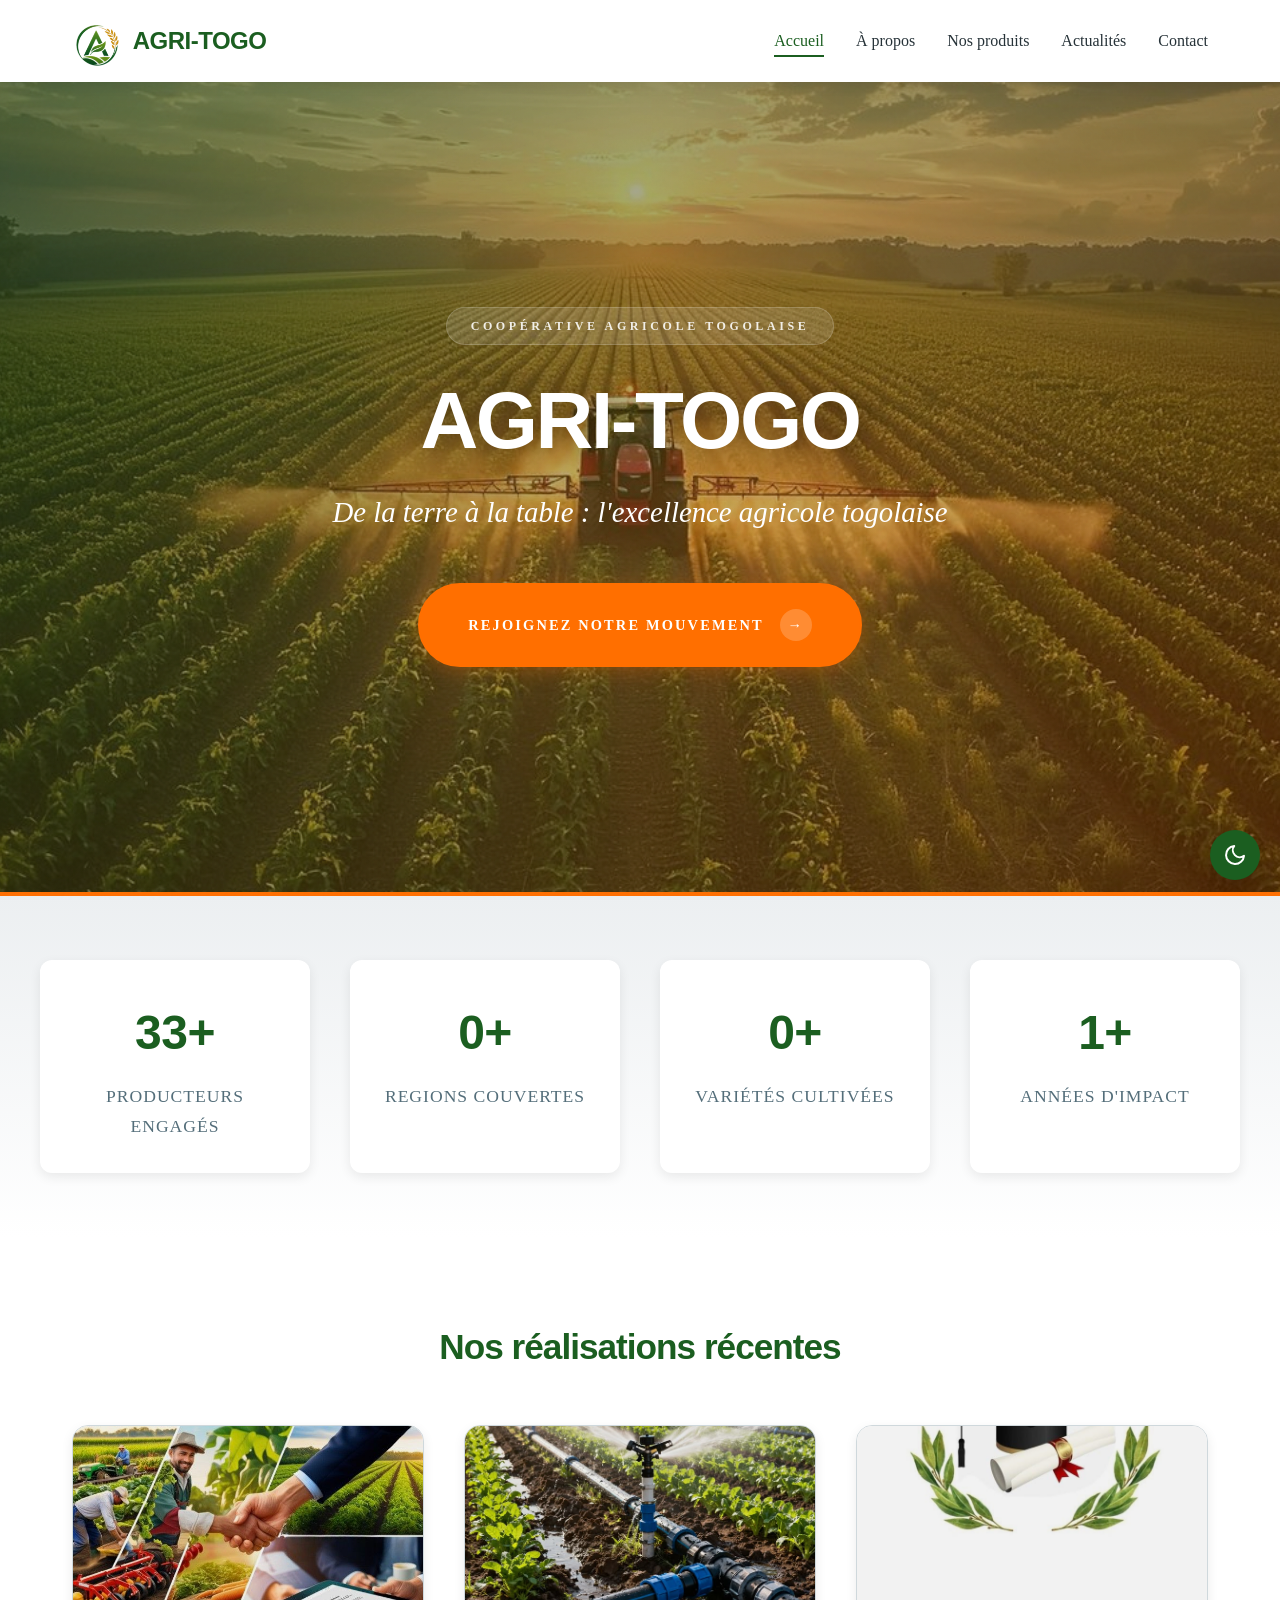
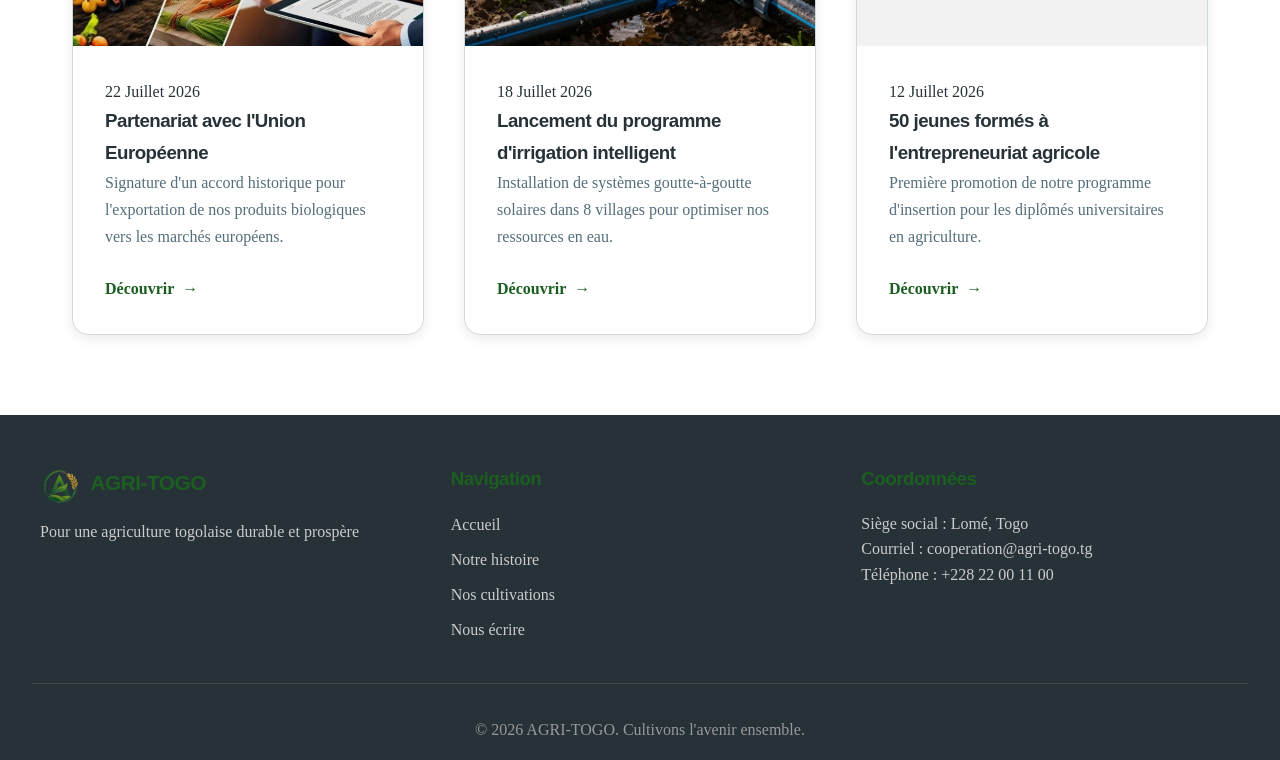
<file: index.html>
<!DOCTYPE html>
<html lang="fr">
<head>
    <meta charset="UTF-8">
    <meta name="viewport" content="width=device-width, initial-scale=1.0">
    <title>AGRI-TOGO | Excellence Agricole Togolaise</title>
    <link rel="stylesheet" href="css/style.css">
</head>
<body>
    <!-- Header avec navigation principale -->
    <header>
        <nav class="navbar">
            <!-- Logo et nom de la coopérative -->
            <a href="index.html" class="logo">
                <img src="images/logo.png" alt="AGRI-TOGO">
                <span class="logo-text">AGRI-TOGO</span>
            </a>
            <!-- Menu hamburger pour mobile -->
            <button class="hamburger" aria-label="Menu">
                <span></span>
                <span></span>
                <span></span>
            </button>
            <!-- Liens de navigation -->
            <ul class="nav-links">
                <li><a href="index.html" class="active">Accueil</a></li>
                <li><a href="pages/a-propos.html">À propos</a></li>
                <li><a href="pages/nos-produits.html">Nos produits</a></li>
                <li><a href="pages/actualites.html">Actualités</a></li>
                <li><a href="pages/contact.html">Contact</a></li>
            </ul>
        </nav>
    </header>

    <main>
        <!-- Section Hero principale avec bannière et slogan -->
        <section class="hero">
            <div class="hero-content">
                <h1>AGRI-TOGO</h1>
                <p class="slogan">De la terre à la table : l'excellence agricole togolaise</p>
                <a href="pages/contact.html" class="cta-button">Rejoignez notre mouvement</a>
            </div>
        </section>

        <!-- Section chiffres clés de la coopérative -->
        <section class="stats">
            <div class="stats-container">
                <div class="stat-item">
                    <h3>184</h3>
                    <p>Producteurs engagés</p>
                </div>
                <div class="stat-item">
                    <h3>2</h3>
                    <p>Regions couvertes</p>
                </div>
                <div class="stat-item">
                    <h3>3</h3>
                    <p>Variétés cultivées</p>
                </div>
                <div class="stat-item">
                    <h3>8</h3>
                    <p>Années d'impact</p>
                </div>
            </div>
        </section>

        <!-- Section actualités récentes -->
        <section class="latest-news">
            <h2>Nos réalisations récentes</h2>
            <div class="news-grid">
                <!-- Article 1 -->
                <article class="news-card">
                    <img src="images/news1.jpg" alt="Nouveau partenariat">
                    <div class="news-content">
                        <span class="news-date">22 Juillet 2026</span>
                        <h3>Partenariat avec l'Union Européenne</h3>
                        <p>Signature d'un accord historique pour l'exportation de nos produits biologiques vers les marchés européens.</p>
                        <a href="pages/actualites.html">Découvrir</a>
                    </div>
                </article>
                <!-- Article 2 -->
                <article class="news-card">
                    <img src="images/news2.jpg" alt="Programme irrigation">
                    <div class="news-content">
                        <span class="news-date">18 Juillet 2026</span>
                        <h3>Lancement du programme d'irrigation intelligent</h3>
                        <p>Installation de systèmes goutte-à-goutte solaires dans 8 villages pour optimiser nos ressources en eau.</p>
                        <a href="pages/actualites.html">Découvrir</a>
                    </div>
                </article>
                <!-- Article 3 -->
                <article class="news-card">
                    <img src="images/news3.jpg" alt="Formation jeunes">
                    <div class="news-content">
                        <span class="news-date">12 Juillet 2026</span>
                        <h3>50 jeunes formés à l'entrepreneuriat agricole</h3>
                        <p>Première promotion de notre programme d'insertion pour les diplômés universitaires en agriculture.</p>
                        <a href="pages/actualites.html">Découvrir</a>
                    </div>
                </article>
            </div>
        </section>
    </main>

    <!-- Footer avec informations et navigation -->
    <footer>
        <div class="footer-content">
            <!-- Section identité -->
            <div class="footer-section">
                <a href="index.html" class="logo">
                    <img src="images/logo.png" alt="AGRI-TOGO">
                    <span class="logo-text">AGRI-TOGO</span>
                </a>
                <p>Pour une agriculture togolaise durable et prospère</p>
            </div>
            <!-- Section navigation -->
            <div class="footer-section">
                <h3>Navigation</h3>
                <ul>
                    <li><a href="index.html">Accueil</a></li>
                    <li><a href="pages/a-propos.html">Notre histoire</a></li>
                    <li><a href="pages/nos-produits.html">Nos cultivations</a></li>
                    <li><a href="pages/contact.html">Nous écrire</a></li>
                </ul>
            </div>
            <!-- Section coordonnées -->
            <div class="footer-section">
                <h3>Coordonnées</h3>
                <p>Siège social : Lomé, Togo</p>
                <p>Courriel : cooperation@agri-togo.tg</p>
                <p>Téléphone : +228 22 00 11 00</p>
            </div>
        </div>
        <!-- Copyright -->
        <div class="footer-bottom">
            <p>&copy; 2026 AGRI-TOGO. Cultivons l'avenir ensemble.</p>
        </div>
    </footer>

    <!-- Script JavaScript pour l'interactivité -->
    <script src="js/script.js"></script>
</body>
</html>
</file>
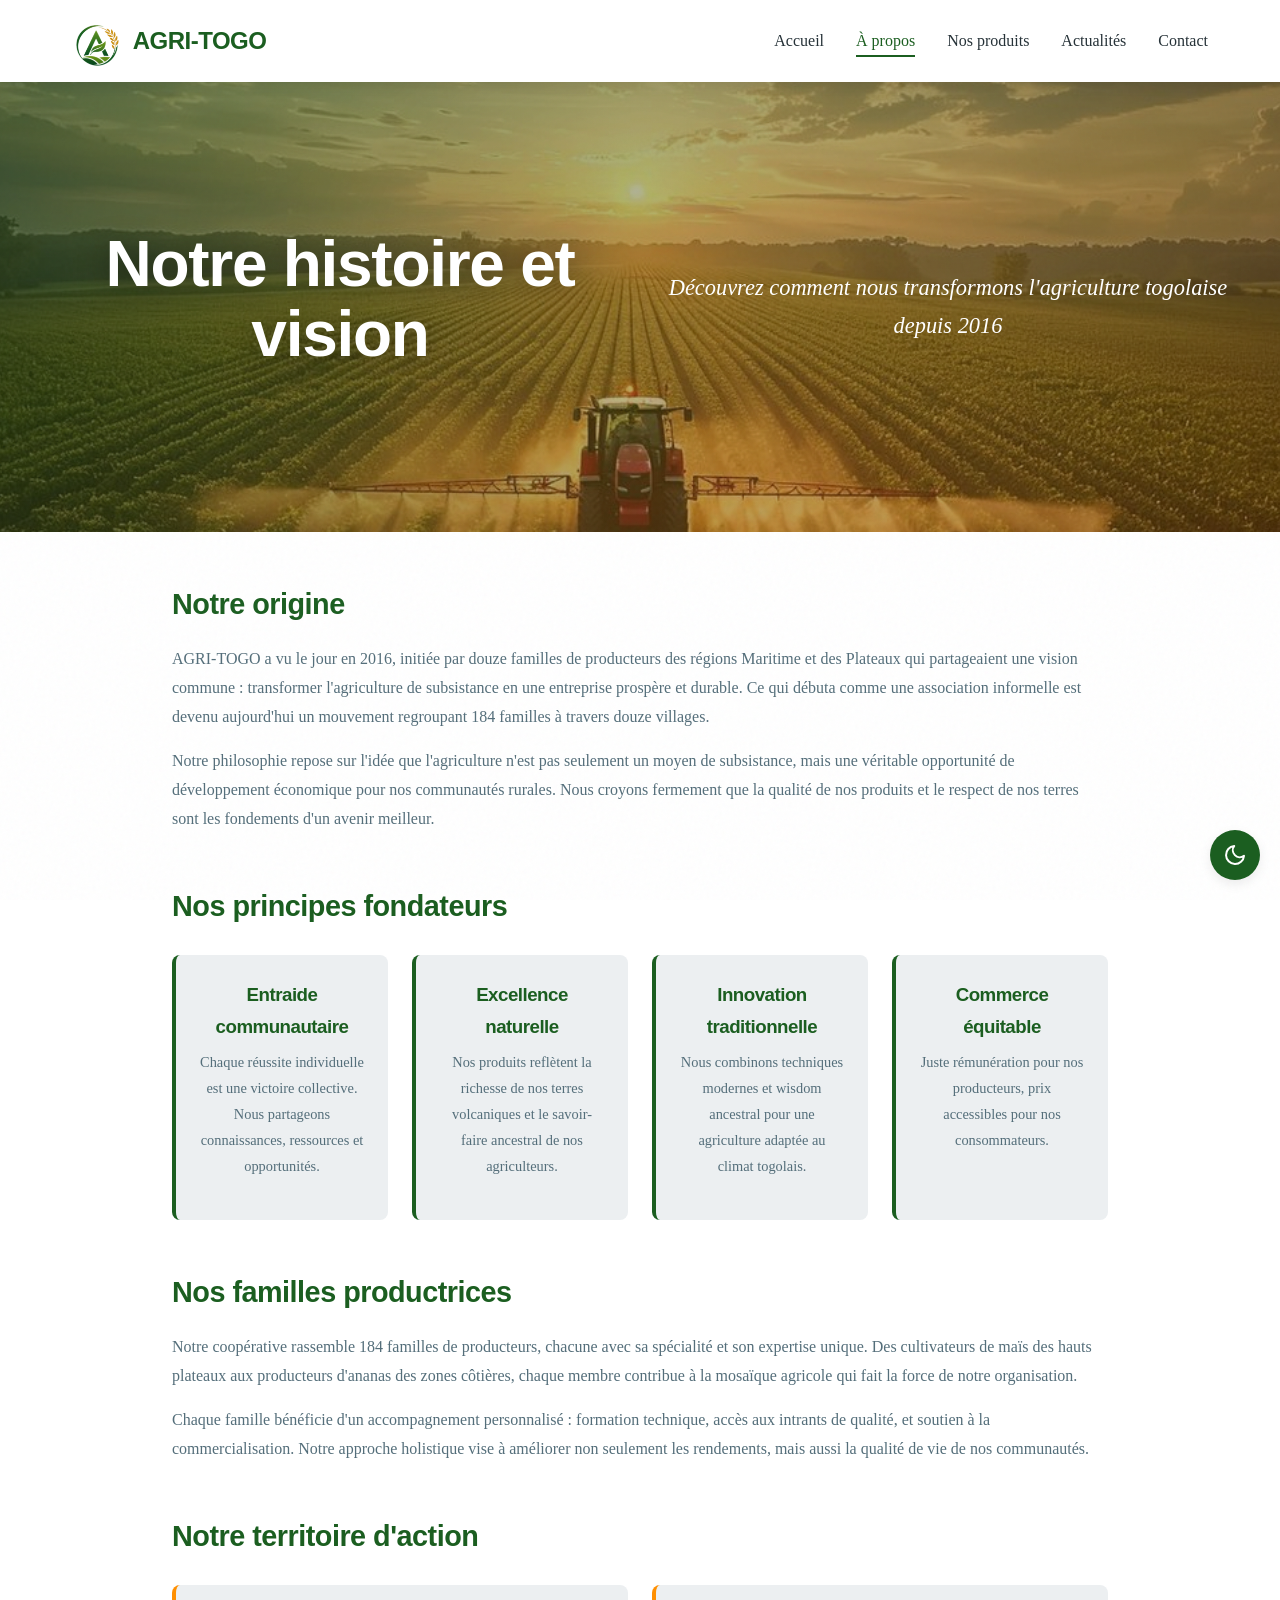
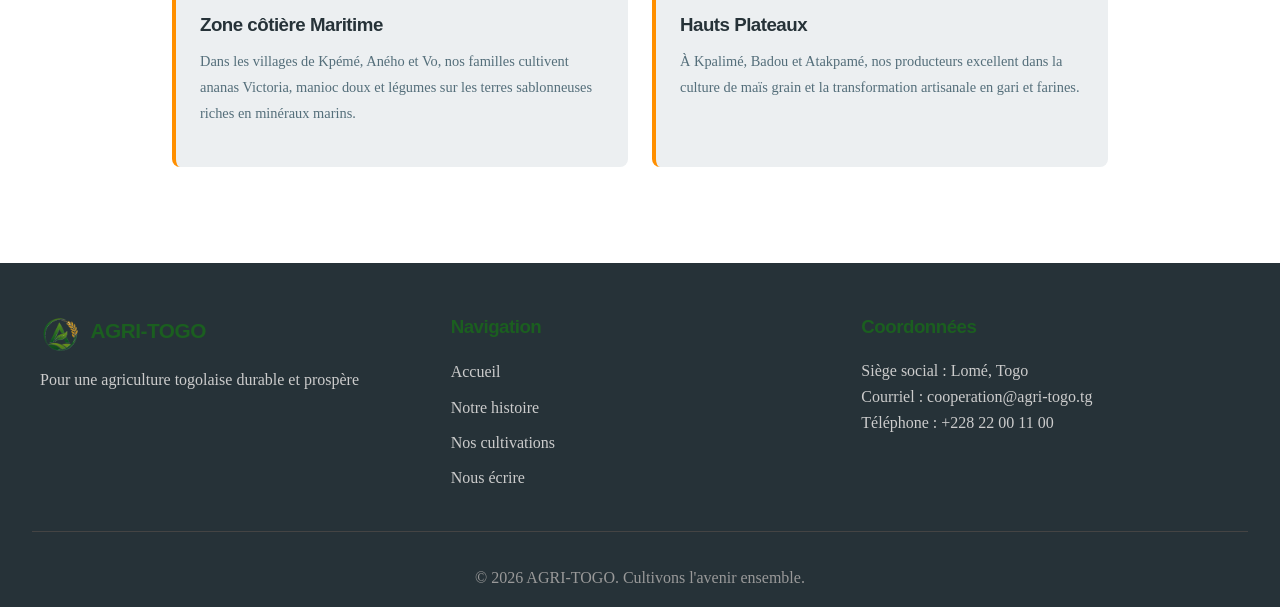
<file: pages/a-propos.html>
<!DOCTYPE html>
<html lang="fr">
<head>
    <meta charset="UTF-8">
    <meta name="viewport" content="width=device-width, initial-scale=1.0">
    <title>Notre Histoire | AGRI-TOGO</title>
    <link rel="stylesheet" href="../css/style.css">
</head>
<body>
    <!-- Header avec navigation -->
    <header>
        <nav class="navbar">
            <a href="../index.html" class="logo">
                <img src="../images/logo.png" alt="AGRI-TOGO">
                <span class="logo-text">AGRI-TOGO</span>
            </a>
            <button class="hamburger" aria-label="Menu">
                <span></span>
                <span></span>
                <span></span>
            </button>
            <ul class="nav-links">
                <li><a href="../index.html">Accueil</a></li>
                <li><a href="a-propos.html" class="active">À propos</a></li>
                <li><a href="nos-produits.html">Nos produits</a></li>
                <li><a href="actualites.html">Actualités</a></li>
                <li><a href="contact.html">Contact</a></li>
            </ul>
        </nav>
    </header>

    <main>
        <!-- Header de page avec titre -->
        <section class="page-header">
            <h1>Notre histoire et vision</h1>
            <p>Découvrez comment nous transformons l'agriculture togolaise depuis 2016</p>
        </section>

        <!-- Contenu principal de la page À propos -->
        <section class="about-content">
            <!-- Section histoire -->
            <div class="about-section">
                <h2>Notre origine</h2>
                <p>AGRI-TOGO a vu le jour en 2016, initiée par douze familles de producteurs des régions Maritime et des Plateaux qui partageaient une vision commune : transformer l'agriculture de subsistance en une entreprise prospère et durable. Ce qui débuta comme une association informelle est devenu aujourd'hui un mouvement regroupant 184 familles à travers douze villages.</p>
                <p>Notre philosophie repose sur l'idée que l'agriculture n'est pas seulement un moyen de subsistance, mais une véritable opportunité de développement économique pour nos communautés rurales. Nous croyons fermement que la qualité de nos produits et le respect de nos terres sont les fondements d'un avenir meilleur.</p>
            </div>

            <!-- Section valeurs -->
            <div class="about-section">
                <h2>Nos principes fondateurs</h2>
                <div class="values-grid">
                    <div class="value-card">
                        <h3>Entraide communautaire</h3>
                        <p>Chaque réussite individuelle est une victoire collective. Nous partageons connaissances, ressources et opportunités.</p>
                    </div>
                    <div class="value-card">
                        <h3>Excellence naturelle</h3>
                        <p>Nos produits reflètent la richesse de nos terres volcaniques et le savoir-faire ancestral de nos agriculteurs.</p>
                    </div>
                    <div class="value-card">
                        <h3>Innovation traditionnelle</h3>
                        <p>Nous combinons techniques modernes et wisdom ancestral pour une agriculture adaptée au climat togolais.</p>
                    </div>
                    <div class="value-card">
                        <h3>Commerce équitable</h3>
                        <p>Juste rémunération pour nos producteurs, prix accessibles pour nos consommateurs.</p>
                    </div>
                </div>
            </div>

            <!-- Section membres -->
            <div class="about-section">
                <h2>Nos familles productrices</h2>
                <p>Notre coopérative rassemble 184 familles de producteurs, chacune avec sa spécialité et son expertise unique. Des cultivateurs de maïs des hauts plateaux aux producteurs d'ananas des zones côtières, chaque membre contribue à la mosaïque agricole qui fait la force de notre organisation.</p>
                <p>Chaque famille bénéficie d'un accompagnement personnalisé : formation technique, accès aux intrants de qualité, et soutien à la commercialisation. Notre approche holistique vise à améliorer non seulement les rendements, mais aussi la qualité de vie de nos communautés.</p>
            </div>

            <!-- Section zone d'action -->
            <div class="about-section">
                <h2>Notre territoire d'action</h2>
                <div class="regions-grid">
                    <div class="region-card">
                        <h3>Zone côtière Maritime</h3>
                        <p>Dans les villages de Kpémé, Aného et Vo, nos familles cultivent ananas Victoria, manioc doux et légumes sur les terres sablonneuses riches en minéraux marins.</p>
                    </div>
                    <div class="region-card">
                        <h3>Hauts Plateaux </h3>
                        <p>À Kpalimé, Badou et Atakpamé, nos producteurs excellent dans la culture de maïs grain et la transformation artisanale en gari et farines.</p>
                    </div>
                </div>
            </div>
        </section>
    </main>

    <!-- Footer identique à toutes les pages -->
    <footer>
        <div class="footer-content">
            <div class="footer-section">
                <a href="../index.html" class="logo">
                    <img src="../images/logo.png" alt="AGRI-TOGO">
                    <span class="logo-text">AGRI-TOGO</span>
                </a>
                <p>Pour une agriculture togolaise durable et prospère</p>
            </div>
            <div class="footer-section">
                <h3>Navigation</h3>
                <ul>
                    <li><a href="../index.html">Accueil</a></li>
                    <li><a href="a-propos.html">Notre histoire</a></li>
                    <li><a href="nos-produits.html">Nos cultivations</a></li>
                    <li><a href="contact.html">Nous écrire</a></li>
                </ul>
            </div>
            <div class="footer-section">
                <h3>Coordonnées</h3>
                <p>Siège social : Lomé, Togo</p>
                <p>Courriel : cooperation@agri-togo.tg</p>
                <p>Téléphone : +228 22 00 11 00</p>
            </div>
        </div>
        <div class="footer-bottom">
            <p>&copy; 2026 AGRI-TOGO. Cultivons l'avenir ensemble.</p>
        </div>
    </footer>

    <script src="../js/script.js"></script>
</body>
</html>
</file>
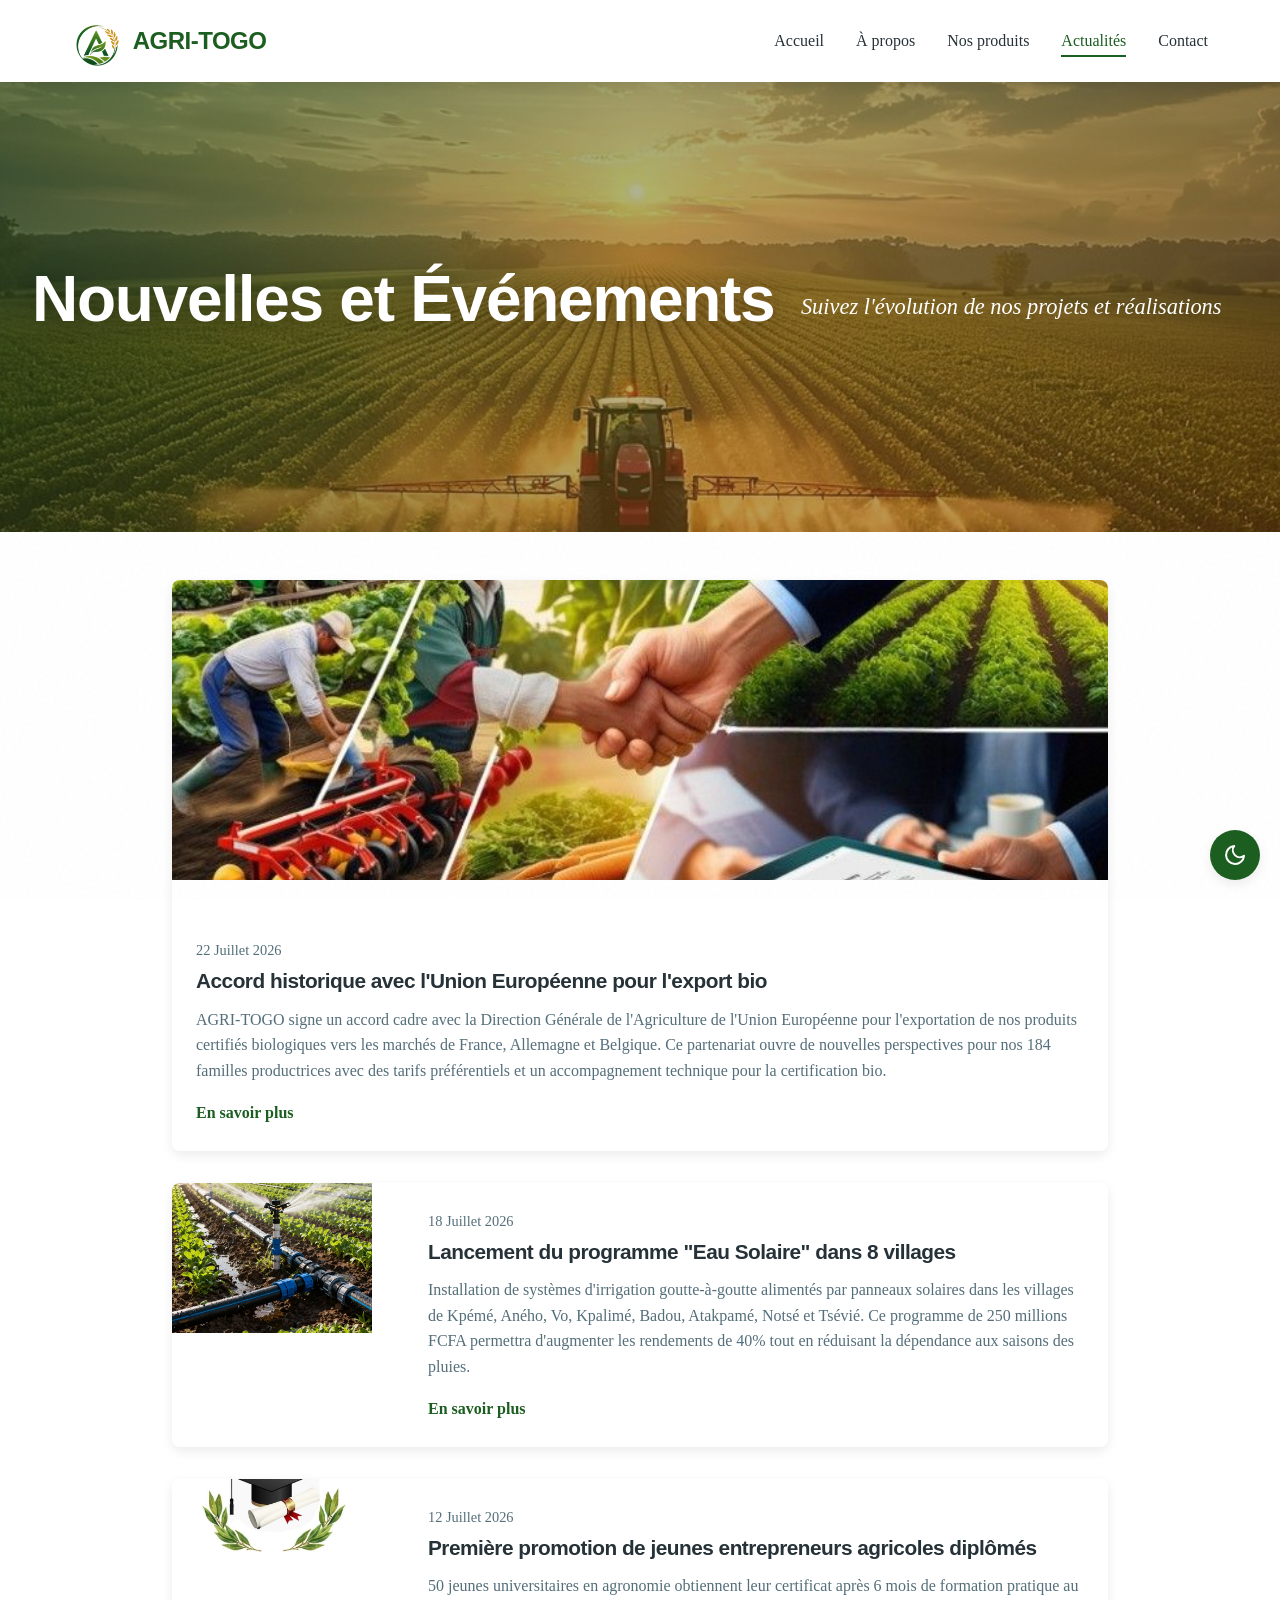
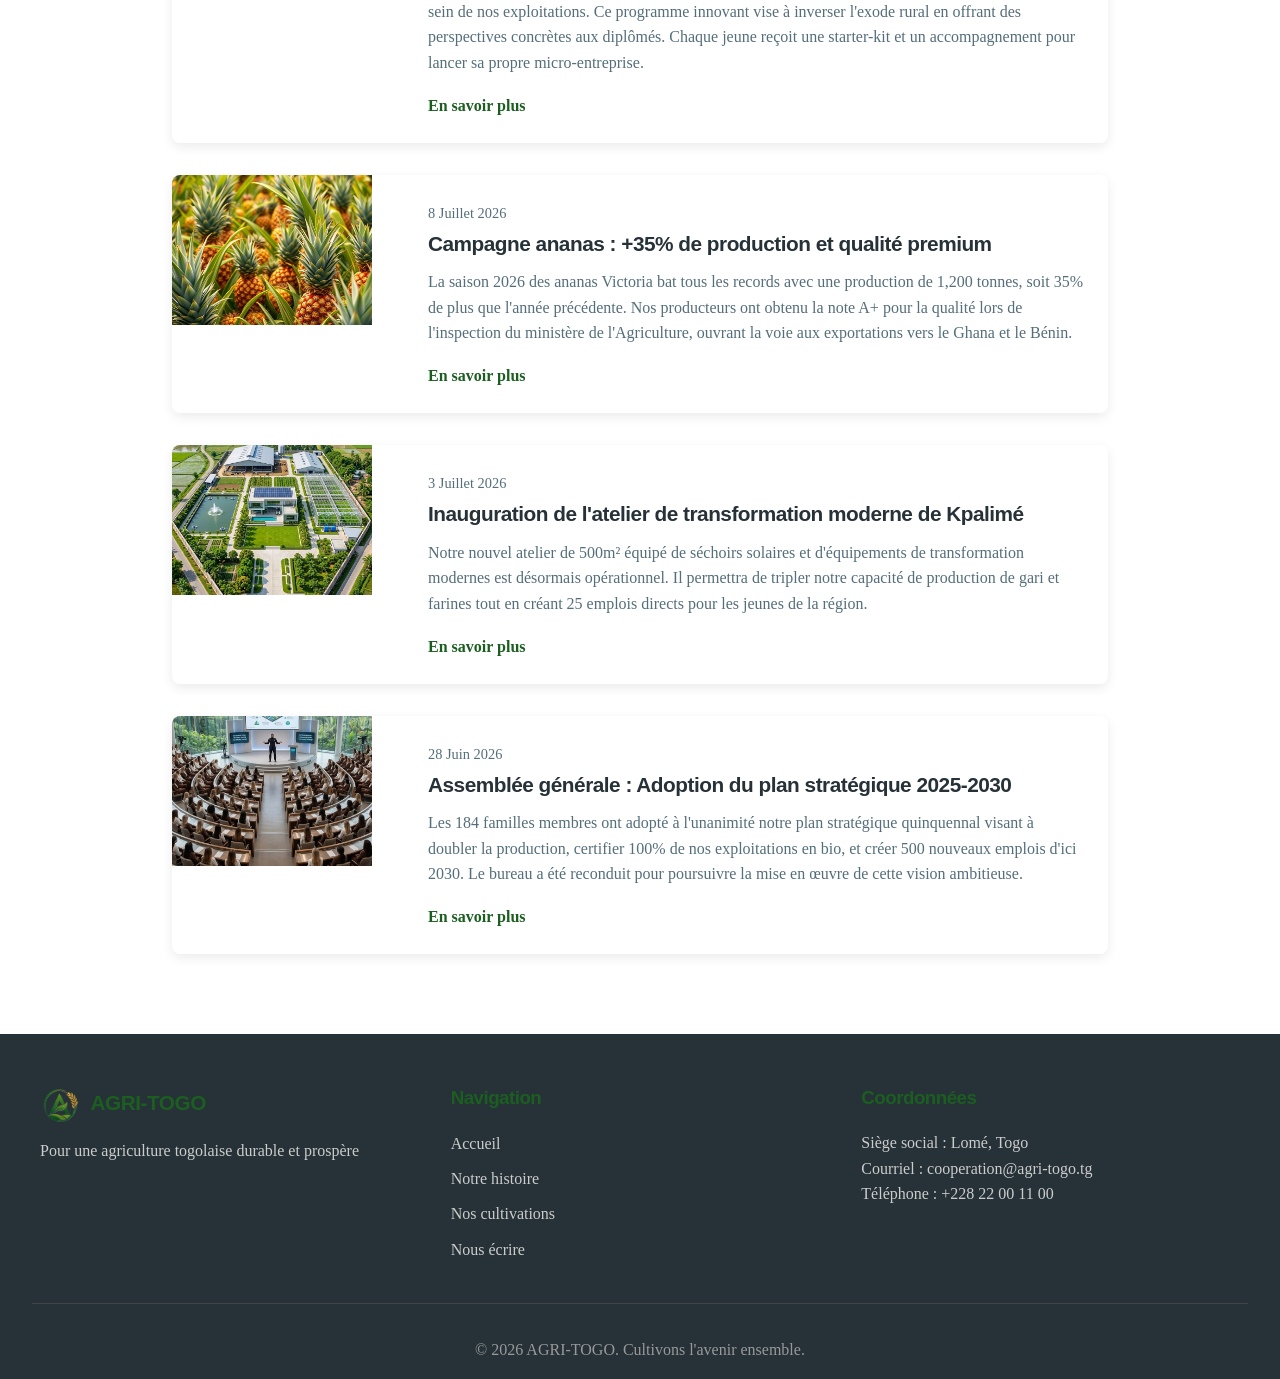
<file: pages/actualites.html>
<!DOCTYPE html>
<html lang="fr">
<head>
    <meta charset="UTF-8">
    <meta name="viewport" content="width=device-width, initial-scale=1.0">
    <title>Nouvelles et Événements | AGRI-TOGO</title>
    <link rel="stylesheet" href="../css/style.css">
</head>
<body>
    <!-- Header avec navigation -->
    <header>
        <nav class="navbar">
            <a href="../index.html" class="logo">
                <img src="../images/logo.png" alt="AGRI-TOGO">
                <span class="logo-text">AGRI-TOGO</span>
            </a>
            <button class="hamburger" aria-label="Menu">
                <span></span>
                <span></span>
                <span></span>
            </button>
            <ul class="nav-links">
                <li><a href="../index.html">Accueil</a></li>
                <li><a href="a-propos.html">À propos</a></li>
                <li><a href="nos-produits.html">Nos produits</a></li>
                <li><a href="actualites.html" class="active">Actualités</a></li>
                <li><a href="contact.html">Contact</a></li>
            </ul>
        </nav>
    </header>

    <main>
        <!-- Header de page -->
        <section class="page-header">
            <h1>Nouvelles et Événements</h1>
            <p>Suivez l'évolution de nos projets et réalisations</p>
        </section>

        <!-- Liste des actualités et articles -->
        <section class="news-list">
            <!-- Article mis en avant -->
            <article class="news-item featured">
                <img src="../images/news1.jpg" alt="Nouveau partenariat">
                <div class="news-item-content">
                    <span class="news-date">22 Juillet 2026</span>
                    <h2>Accord historique avec l'Union Européenne pour l'export bio</h2>
                    <p>AGRI-TOGO signe un accord cadre avec la Direction Générale de l'Agriculture de l'Union Européenne pour l'exportation de nos produits certifiés biologiques vers les marchés de France, Allemagne et Belgique. Ce partenariat ouvre de nouvelles perspectives pour nos 184 familles productrices avec des tarifs préférentiels et un accompagnement technique pour la certification bio.</p>
                    <a href="#" class="read-more">En savoir plus</a>
                </div>
            </article>

            <!-- Article 2 -->
            <article class="news-item">
                <img src="../images/news2.jpg" alt="Programme irrigation">
                <div class="news-item-content">
                    <span class="news-date">18 Juillet 2026</span>
                    <h2>Lancement du programme "Eau Solaire" dans 8 villages</h2>
                    <p>Installation de systèmes d'irrigation goutte-à-goutte alimentés par panneaux solaires dans les villages de Kpémé, Aného, Vo, Kpalimé, Badou, Atakpamé, Notsé et Tsévié. Ce programme de 250 millions FCFA permettra d'augmenter les rendements de 40% tout en réduisant la dépendance aux saisons des pluies.</p>
                    <a href="#" class="read-more">En savoir plus</a>
                </div>
            </article>

            <!-- Article 3 -->
            <article class="news-item">
                <img src="../images/news3.jpg" alt="Formation jeunes">
                <div class="news-item-content">
                    <span class="news-date">12 Juillet 2026</span>
                    <h2>Première promotion de jeunes entrepreneurs agricoles diplômés</h2>
                    <p>50 jeunes universitaires en agronomie obtiennent leur certificat après 6 mois de formation pratique au sein de nos exploitations. Ce programme innovant vise à inverser l'exode rural en offrant des perspectives concrètes aux diplômés. Chaque jeune reçoit une starter-kit et un accompagnement pour lancer sa propre micro-entreprise.</p>
                    <a href="#" class="read-more">En savoir plus</a>
                </div>
            </article>

            <!-- Article 4 -->
            <article class="news-item">
                <img src="../images/news4.jpg" alt="Récolte record">
                <div class="news-item-content">
                    <span class="news-date">8 Juillet 2026</span>
                    <h2>Campagne ananas : +35% de production et qualité premium</h2>
                    <p>La saison 2026 des ananas Victoria bat tous les records avec une production de 1,200 tonnes, soit 35% de plus que l'année précédente. Nos producteurs ont obtenu la note A+ pour la qualité lors de l'inspection du ministère de l'Agriculture, ouvrant la voie aux exportations vers le Ghana et le Bénin.</p>
                    <a href="#" class="read-more">En savoir plus</a>
                </div>
            </article>

            <!-- Article 5 -->
            <article class="news-item">
                <img src="../images/news5.jpg" alt="Nouvel atelier">
                <div class="news-item-content">
                    <span class="news-date">3 Juillet 2026</span>
                    <h2>Inauguration de l'atelier de transformation moderne de Kpalimé</h2>
                    <p>Notre nouvel atelier de 500m² équipé de séchoirs solaires et d'équipements de transformation modernes est désormais opérationnel. Il permettra de tripler notre capacité de production de gari et farines tout en créant 25 emplois directs pour les jeunes de la région.</p>
                    <a href="#" class="read-more">En savoir plus</a>
                </div>
            </article>

            <!-- Article 6 -->
            <article class="news-item">
                <img src="../images/news6.jpg" alt="Assemblée générale">
                <div class="news-item-content">
                    <span class="news-date">28 Juin 2026</span>
                    <h2>Assemblée générale : Adoption du plan stratégique 2025-2030</h2>
                    <p>Les 184 familles membres ont adopté à l'unanimité notre plan stratégique quinquennal visant à doubler la production, certifier 100% de nos exploitations en bio, et créer 500 nouveaux emplois d'ici 2030. Le bureau a été reconduit pour poursuivre la mise en œuvre de cette vision ambitieuse.</p>
                    <a href="#" class="read-more">En savoir plus</a>
                </div>
            </article>
        </section>
    </main>

    <!-- Footer identique à toutes les pages -->
    <footer>
        <div class="footer-content">
            <div class="footer-section">
                <a href="../index.html" class="logo">
                    <img src="../images/logo.png" alt="AGRI-TOGO">
                    <span class="logo-text">AGRI-TOGO</span>
                </a>
                <p>Pour une agriculture togolaise durable et prospère</p>
            </div>
            <div class="footer-section">
                <h3>Navigation</h3>
                <ul>
                    <li><a href="../index.html">Accueil</a></li>
                    <li><a href="a-propos.html">Notre histoire</a></li>
                    <li><a href="nos-produits.html">Nos cultivations</a></li>
                    <li><a href="contact.html">Nous écrire</a></li>
                </ul>
            </div>
            <div class="footer-section">
                <h3>Coordonnées</h3>
                <p>Siège social : Lomé, Togo</p>
                <p>Courriel : cooperation@agri-togo.tg</p>
                <p>Téléphone : +228 22 00 11 00</p>
            </div>
        </div>
        <div class="footer-bottom">
            <p>&copy; 2026 AGRI-TOGO. Cultivons l'avenir ensemble.</p>
        </div>
    </footer>

    <script src="../js/script.js"></script>
</body>
</html>
</file>
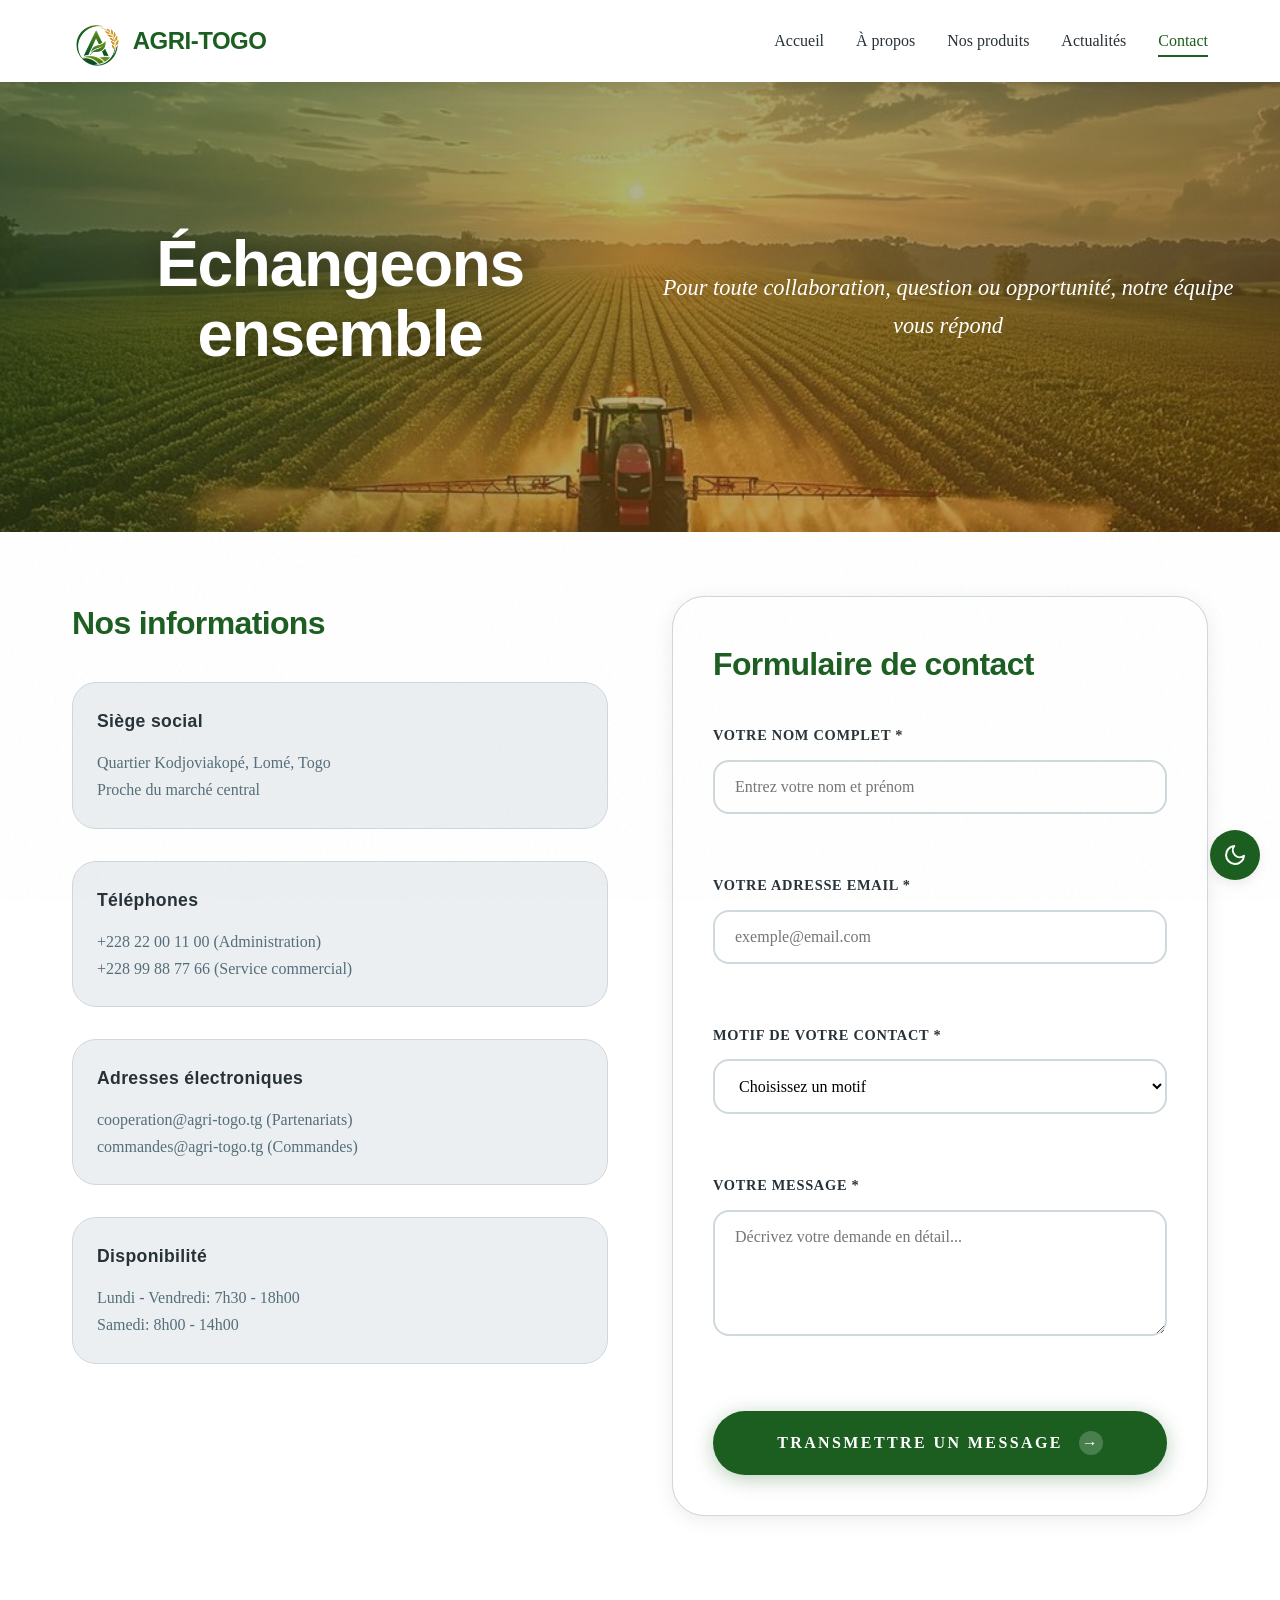
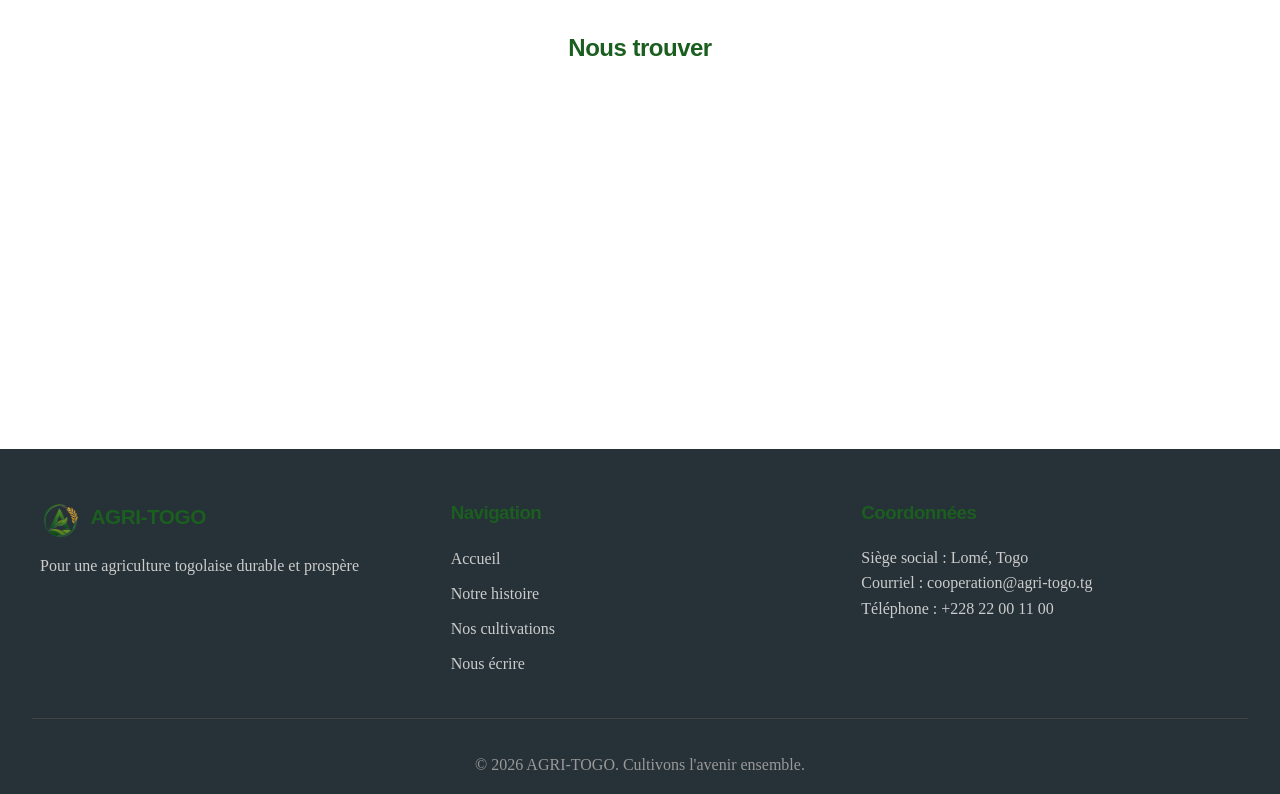
<file: pages/contact.html>
<!DOCTYPE html>
<html lang="fr">
<head>
    <meta charset="UTF-8">
    <meta name="viewport" content="width=device-width, initial-scale=1.0">
    <title>Contactez-nous | AGRI-TOGO</title>
    <link rel="stylesheet" href="../css/style.css">
</head>
<body>
    <!-- Header avec navigation -->
    <header>
        <nav class="navbar">
            <a href="../index.html" class="logo">
                <img src="../images/logo.png" alt="AGRI-TOGO">
                <span class="logo-text">AGRI-TOGO</span>
            </a>
            <button class="hamburger" aria-label="Menu">
                <span></span>
                <span></span>
                <span></span>
            </button>
            <ul class="nav-links">
                <li><a href="../index.html">Accueil</a></li>
                <li><a href="a-propos.html">À propos</a></li>
                <li><a href="nos-produits.html">Nos produits</a></li>
                <li><a href="actualites.html">Actualités</a></li>
                <li><a href="contact.html" class="active">Contact</a></li>
            </ul>
        </nav>
    </header>

    <main>
        <!-- Header de page -->
        <section class="page-header">
            <h1>Échangeons ensemble</h1>
            <p>Pour toute collaboration, question ou opportunité, notre équipe vous répond</p>
        </section>

        <!-- Section contact avec informations et formulaire -->
        <section class="contact-container">
            <!-- Informations de contact -->
            <div class="contact-info">
                <h2>Nos informations</h2>
                <div class="info-item">
                    <h3>Siège social</h3>
                    <p>Quartier Kodjoviakopé, Lomé, Togo</p>
                    <p>Proche du marché central</p>
                </div>
                <div class="info-item">
                    <h3>Téléphones</h3>
                    <p>+228 22 00 11 00 (Administration)</p>
                    <p>+228 99 88 77 66 (Service commercial)</p>
                </div>
                <div class="info-item">
                    <h3>Adresses électroniques</h3>
                    <p>cooperation@agri-togo.tg (Partenariats)</p>
                    <p>commandes@agri-togo.tg (Commandes)</p>
                </div>
                <div class="info-item">
                    <h3>Disponibilité</h3>
                    <p>Lundi - Vendredi: 7h30 - 18h00</p>
                    <p>Samedi: 8h00 - 14h00</p>
                </div>
            </div>

            <!-- Formulaire de contact -->
            <div class="contact-form-container">
                <h2>Formulaire de contact</h2>
                <form id="contactForm" class="contact-form">
                    <div class="form-group">
                        <label for="name">Votre nom complet *</label>
                        <input type="text" id="name" name="name" placeholder="Entrez votre nom et prénom" required>
                        <span class="error-message"></span>
                    </div>
                    <div class="form-group">
                        <label for="email">Votre adresse email *</label>
                        <input type="email" id="email" name="email" placeholder="exemple@email.com" required>
                        <span class="error-message"></span>
                    </div>
                    <div class="form-group">
                        <label for="subject">Motif de votre contact *</label>
                        <select id="subject" name="subject" required>
                            <option value="">Choisissez un motif</option>
                            <option value="commande">Commande de produits agricoles</option>
                            <option value="partenariat">Proposition de partenariat</option>
                            <option value="investissement">Opportunité d'investissement</option>
                            <option value="presse">Demande média/presse</option>
                            <option value="autre">Autre demande</option>
                        </select>
                        <span class="error-message"></span>
                    </div>
                    <div class="form-group">
                        <label for="message">Votre message *</label>
                        <textarea id="message" name="message" rows="5" placeholder="Décrivez votre demande en détail..." required></textarea>
                        <span class="error-message"></span>
                    </div>
                    <button type="submit" class="submit-btn">Transmettre un message</button>
                </form>
                <!-- Message de succès (caché par défaut) -->
                <div id="formSuccess" class="success-message" style="display: none;">
                    <p>Message transmis avec succès ! Notre équipe vous répondra sous 48 heures.</p>
                </div>
            </div>
        </section>

        <!-- Section carte Google Maps -->
        <section class="map-section">
            <h2>Nous trouver</h2>
            <div class="map-container">
                <iframe 
                    src="https://www.google.com/maps/embed?pb=!1m18!1m12!1m3!1d158858.47308446734!2d1.1234!3d6.2234!2m3!1f0!2f0!3f0!3m2!1i1024!2i768!4f13.1!3m3!1m2!1s0x1023550b4c4e4e4e%3A0x4c5e5e5e5e5e5e5e!2sLom%C3%A9%2C+Togo!5e0!3m2!1sfr!2stg!4v1580000000000!5m2!1sfr!2stg!4v1580000000000" 
                    width="100%" 
                    height="300" 
                    style="border:0; border-radius: 8px;" 
                    allowfullscreen="" 
                    loading="lazy">
                </iframe>
            </div>
        </section>
    </main>

    <!-- Footer identique à toutes les pages -->
    <footer>
        <div class="footer-content">
            <div class="footer-section">
                <a href="../index.html" class="logo">
                    <img src="../images/logo.png" alt="AGRI-TOGO">
                    <span class="logo-text">AGRI-TOGO</span>
                </a>
                <p>Pour une agriculture togolaise durable et prospère</p>
            </div>
            <div class="footer-section">
                <h3>Navigation</h3>
                <ul>
                    <li><a href="../index.html">Accueil</a></li>
                    <li><a href="a-propos.html">Notre histoire</a></li>
                    <li><a href="nos-produits.html">Nos cultivations</a></li>
                    <li><a href="contact.html">Nous écrire</a></li>
                </ul>
            </div>
            <div class="footer-section">
                <h3>Coordonnées</h3>
                <p>Siège social : Lomé, Togo</p>
                <p>Courriel : cooperation@agri-togo.tg</p>
                <p>Téléphone : +228 22 00 11 00</p>
            </div>
        </div>
        <div class="footer-bottom">
            <p>&copy; 2026 AGRI-TOGO. Cultivons l'avenir ensemble.</p>
        </div>
    </footer>

    <script src="../js/script.js"></script>
</body>
</html>
</file>
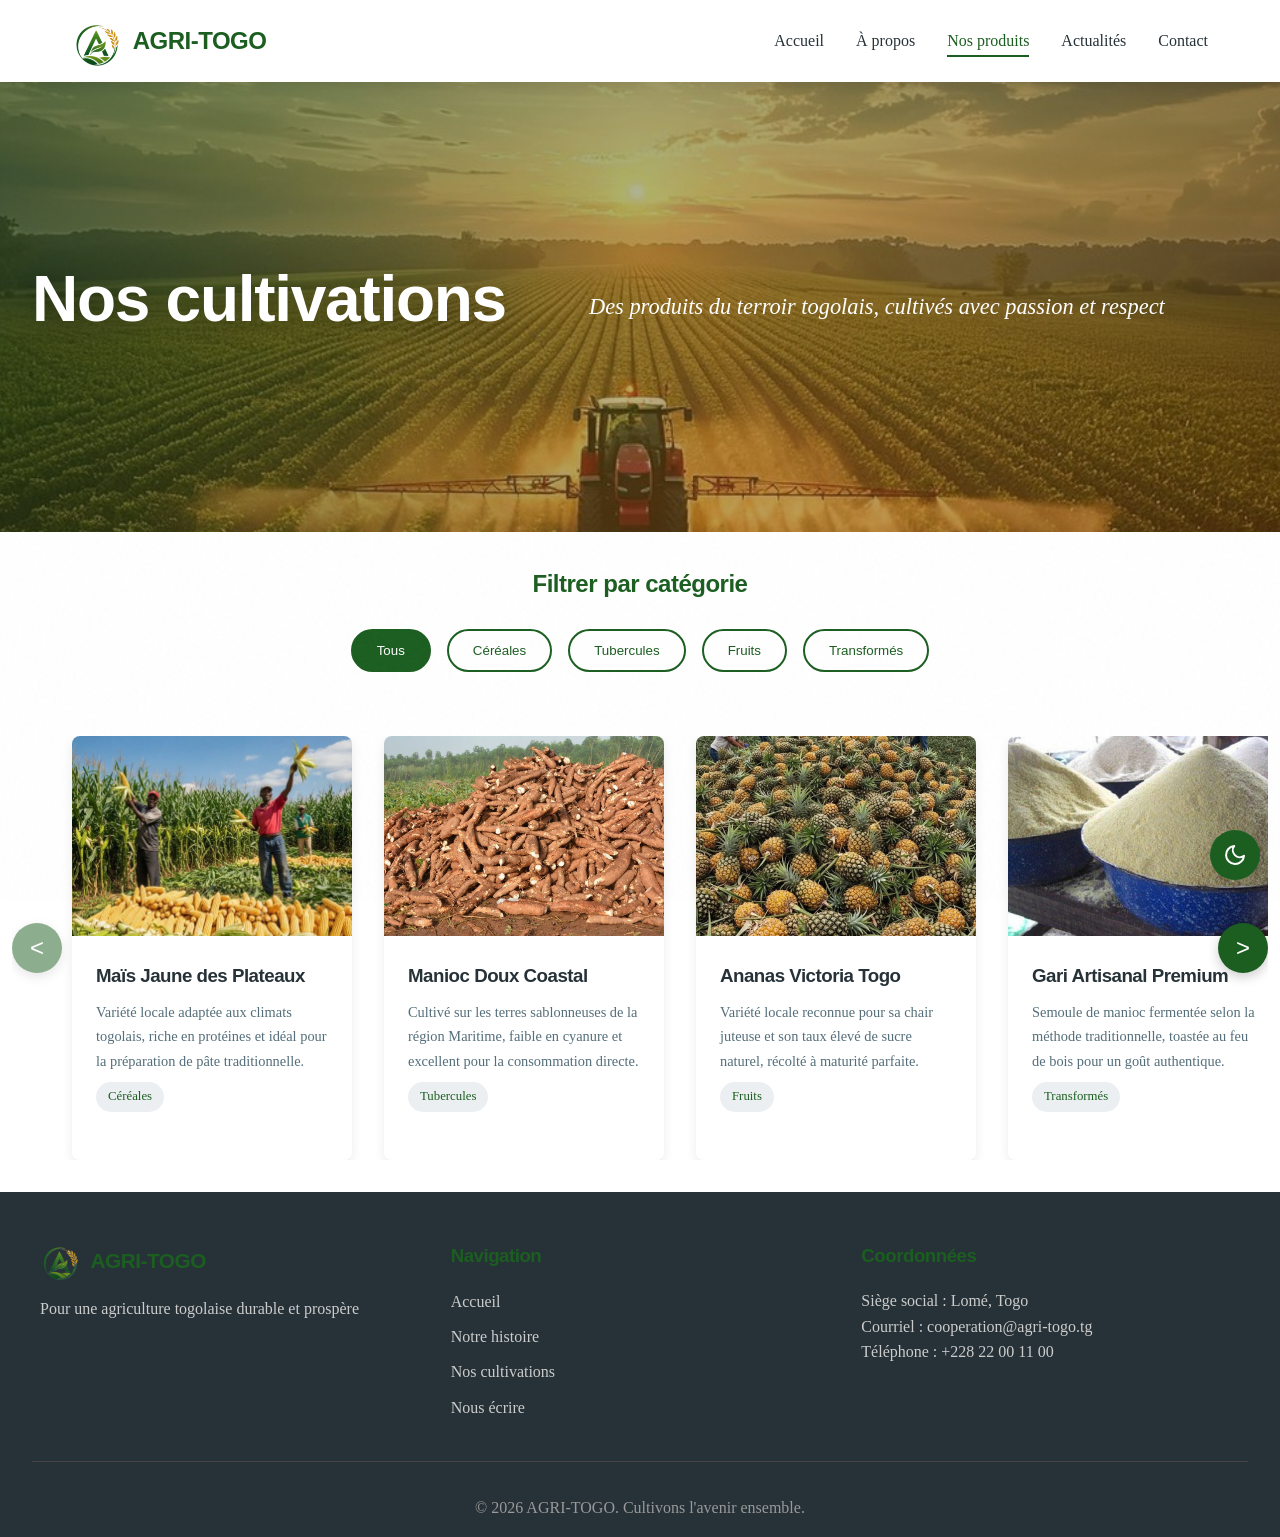
<file: pages/nos-produits.html>
<!DOCTYPE html>
<html lang="fr">
<head>
    <meta charset="UTF-8">
    <meta name="viewport" content="width=device-width, initial-scale=1.0">
    <title>Nos Cultivations | AGRI-TOGO</title>
    <link rel="stylesheet" href="../css/style.css">
</head>
<body>
    <!-- Header avec navigation -->
    <header>
        <nav class="navbar">
            <a href="../index.html" class="logo">
                <img src="../images/logo.png" alt="AGRI-TOGO">
                <span class="logo-text">AGRI-TOGO</span>
            </a>
            <button class="hamburger" aria-label="Menu">
                <span></span>
                <span></span>
                <span></span>
            </button>
            <ul class="nav-links">
                <li><a href="../index.html">Accueil</a></li>
                <li><a href="a-propos.html">À propos</a></li>
                <li><a href="nos-produits.html" class="active">Nos produits</a></li>
                <li><a href="actualites.html">Actualités</a></li>
                <li><a href="contact.html">Contact</a></li>
            </ul>
        </nav>
    </header>

    <main>
        <!-- Header de page -->
        <section class="page-header">
            <h1>Nos cultivations</h1>
            <p>Des produits du terroir togolais, cultivés avec passion et respect</p>
        </section>

        <!-- Section filtres par catégorie de produits -->
        <section class="products-filter">
            <h2>Filtrer par catégorie</h2>
            <div class="filter-buttons">
                <button class="filter-btn active" data-filter="all">Tous</button>
                <button class="filter-btn" data-filter="cereales">Céréales</button>
                <button class="filter-btn" data-filter="tubercules">Tubercules</button>
                <button class="filter-btn" data-filter="fruits">Fruits</button>
                <button class="filter-btn" data-filter="transformes">Transformés</button>
            </div>
        </section>

        <!-- Galerie de produits avec carrousel -->
        <section class="products-gallery">
            <div class="carousel-container">
                <button class="carousel-btn prev" aria-label="Précédent">&lt;</button>
                <div class="carousel-track">
                    <!-- Produit 1: Maïs -->
                    <div class="product-card" data-category="cereales">
                        <img src="../images/mais.jpg" alt="Maïs">
                        <div class="product-info">
                            <h3>Maïs Jaune des Plateaux</h3>
                            <p>Variété locale adaptée aux climats togolais, riche en protéines et idéal pour la préparation de pâte traditionnelle.</p>
                            <span class="product-category">Céréales</span>
                        </div>
                    </div>
                    <!-- Produit 2: Manioc -->
                    <div class="product-card" data-category="tubercules">
                        <img src="../images/manioc.jpg" alt="Manioc">
                        <div class="product-info">
                            <h3>Manioc Doux Coastal</h3>
                            <p>Cultivé sur les terres sablonneuses de la région Maritime, faible en cyanure et excellent pour la consommation directe.</p>
                            <span class="product-category">Tubercules</span>
                        </div>
                    </div>
                    <!-- Produit 3: Ananas -->
                    <div class="product-card" data-category="fruits">
                        <img src="../images/ananas.jpg" alt="Ananas">
                        <div class="product-info">
                            <h3>Ananas Victoria Togo</h3>
                            <p>Variété locale reconnue pour sa chair juteuse et son taux élevé de sucre naturel, récolté à maturité parfaite.</p>
                            <span class="product-category">Fruits</span>
                        </div>
                    </div>
                    <!-- Produit 4: Gari -->
                    <div class="product-card" data-category="transformes">
                        <img src="../images/gari.jpg" alt="Gari">
                        <div class="product-info">
                            <h3>Gari Artisanal Premium</h3>
                            <p>Semoule de manioc fermentée selon la méthode traditionnelle, toastée au feu de bois pour un goût authentique.</p>
                            <span class="product-category">Transformés</span>
                        </div>
                    </div>
                    <!-- Produit 5: Farine de manioc -->
                    <div class="product-card" data-category="transformes">
                        <img src="../images/farine-manioc.jpg" alt="Farine de manioc">
                        <div class="product-info">
                            <h3>Tapioca de Manioc</h3>
                            <p>Farine extra-fine obtenue par séchage solaire, sans additifs, parfaite pour bouillies et pâtisseries locales.</p>
                            <span class="product-category">Transformés</span>
                        </div>
                    </div>
                    <!-- Produit 6: Jus d'ananas -->
                    <div class="product-card" data-category="fruits">
                        <img src="../images/jus-ananas.jpg" alt="Jus d'ananas">
                        <div class="product-info">
                            <h3>Nectar d'Ananas 100%</h3>
                            <p>Jus pressé à froid, pasteurisé naturellement, sans sucre ajouté ni conservateur, conditionné dans nos ateliers locaux.</p>
                            <span class="product-category">Transformés</span>
                        </div>
                    </div>
                    <!-- Produit 7: Farine de maïs -->
                    <div class="product-card" data-category="cereales">
                        <img src="../images/farine-mais.jpg" alt="Farine de maïs">
                        <div class="product-info">
                            <h3>Farine de Maïs Blanc</h3>
                            <p>Moulue sur pierre pour conserver le germe, riche en fibres et nutriments, idéale pour akplé et tokpa.</p>
                            <span class="product-category">Transformés</span>
                        </div>
                    </div>
                    <!-- Produit 8: Maïs grain -->
                    <div class="product-card" data-category="cereales">
                        <img src="../images/mais-grain.jpg" alt="Maïs grain">
                        <div class="product-info">
                            <h3>Maïs Grain Sélection</h3>
                            <p>Grains triés à la main, séchés au soleil, conservés dans nos greniers traditionnels pour une qualité optimale.</p>
                            <span class="product-category">Céréales</span>
                        </div>
                    </div>
                </div>
                <button class="carousel-btn next" aria-label="Suivant">&gt;</button>
            </div>
        </section>
    </main>

    <!-- Footer identique à toutes les pages -->
    <footer>
        <div class="footer-content">
            <div class="footer-section">
                <a href="../index.html" class="logo">
                    <img src="../images/logo.png" alt="AGRI-TOGO">
                    <span class="logo-text">AGRI-TOGO</span>
                </a>
                <p>Pour une agriculture togolaise durable et prospère</p>
            </div>
            <div class="footer-section">
                <h3>Navigation</h3>
                <ul>
                    <li><a href="../index.html">Accueil</a></li>
                    <li><a href="a-propos.html">Notre histoire</a></li>
                    <li><a href="nos-produits.html">Nos cultivations</a></li>
                    <li><a href="contact.html">Nous écrire</a></li>
                </ul>
            </div>
            <div class="footer-section">
                <h3>Coordonnées</h3>
                <p>Siège social : Lomé, Togo</p>
                <p>Courriel : cooperation@agri-togo.tg</p>
                <p>Téléphone : +228 22 00 11 00</p>
            </div>
        </div>
        <div class="footer-bottom">
            <p>&copy; 2026 AGRI-TOGO. Cultivons l'avenir ensemble.</p>
        </div>
    </footer>

    <script src="../js/script.js"></script>
</body>
</html>
</file>
<file: css/style.css>
/* ============================================
   RESET ET BASE
   Normalisation des styles par défaut du navigateur
   ============================================ */
* {
    margin: 0;
    padding: 0;
    box-sizing: border-box;
}

/* Variables CSS personnalisées pour la palette de couleurs */
:root {
    --primary-color: #1B5E20;    /* Vert principal - identité visuelle */
    --secondary-color: #FF6F00;  /* Orange secondaire - accent */
    --accent-color: #FF8F00;     /* Orange clair - CTA */
    --text-dark: #263238;         /* Texte principal */
    --text-light: #546E7A;        /* Texte secondaire */
    --bg-light: #ECEFF1;          /* Fond clair */
    --bg-white: #FFFFFF;          /* Fond blanc */
    --border-color: #CFD8DC;       /* Bordures */
    --shadow: 0 4px 12px rgba(0, 0, 0, 0.08);  /* Ombres douces */
    --transition: all 0.3s cubic-bezier(0.4, 0, 0.2, 1);  /* Transitions fluides */
}

/* Typographie et base du corps */
body {
    font-family: 'Georgia', 'Times New Roman', serif;  /* Police avec empatie */
    line-height: 1.7;
    color: var(--text-dark);
    background-color: var(--bg-white);
}

/* Titres avec police caractéristique forte */
h1, h2, h3, h4, h5, h6 {
    font-family: 'Arial Black', 'Helvetica Neue', sans-serif;
    font-weight: 900;
    letter-spacing: -0.5px;
}

/* Images responsives */
img {
    max-width: 100%;
    height: auto;
    display: block;
}

/* Liens sans soulignement avec transitions */
a {
    text-decoration: none;
    color: inherit;
    transition: var(--transition);
}

/* Listes sans puces par défaut */
ul {
    list-style: none;
}

/* ============================================
   HEADER ET NAVIGATION
   Barre de navigation fixe en haut de page
   ============================================ */
header {
    background-color: var(--bg-white);
    box-shadow: var(--shadow);
    position: sticky;
    top: 0;
    z-index: 1000;
}

.navbar {
    display: flex;
    justify-content: space-between;
    align-items: center;
    padding: 1rem 2rem;
    max-width: 1200px;
    margin: 0 auto;
}

/* Logo conteneur avec image et texte */
.logo {
    display: flex;
    align-items: center;
    gap: 10px;
    text-decoration: none;
    color: inherit;
}

.logo img {
    height: 50px;
    width: auto;
}

/* Texte du logo à côté de l'image */
.logo-text {
    font-family: 'Arial Black', 'Helvetica Neue', sans-serif;
    font-size: 1.5rem;
    font-weight: 900;
    color: var(--primary-color);
    letter-spacing: -0.5px;
}

/* Liens de navigation - Layout horizontal */
.nav-links {
    display: flex;
    gap: 2rem;
    align-items: center;
}

.nav-links a {
    color: var(--text-dark);
    font-weight: 500;
    padding: 0.5rem 0;
    position: relative;
}

/* Effet hover et état actif des liens de navigation */
.nav-links a:hover,
.nav-links a.active {
    color: var(--primary-color);
}

/* Ligne indicatrice sous le lien actif */
.nav-links a.active::after {
    content: '';
    position: absolute;
    bottom: 0;
    left: 0;
    width: 100%;
    height: 2px;
    background-color: var(--primary-color);
}

/* Menu hamburger pour mobile (caché par défaut) */
.hamburger {
    display: none;
    flex-direction: column;
    background: none;
    border: none;
    cursor: pointer;
    padding: 0.5rem;
}

/* Barres du menu hamburger */
.hamburger span {
    width: 25px;
    height: 3px;
    background-color: var(--text-dark);
    margin: 3px 0;
    transition: var(--transition);
}

/* ============================================
   CONTENU PRINCIPAL
   ============================================ */
main {
    min-height: calc(100vh - 200px);
}

/* ============================================
   SECTION HERO (bannière principale) - DESIGN PREMIUM
   ============================================ */
.hero {
    background: 
        linear-gradient(135deg, rgba(27, 94, 32, 0.5), rgba(255, 111, 0, 0.35)),
        url('../images/banniere.jpg');
    background-size: cover;
    background-position: center;
    background-attachment: fixed;
    color: white;
    padding: 8rem 2rem;
    text-align: center;
    position: relative;
    overflow: hidden;
    min-height: 90vh;
    display: flex;
    align-items: center;
    justify-content: center;
}

/* Grain organique pour texture terroir */
.hero::before {
    content: '';
    position: fixed;
    top: 0;
    left: 0;
    right: 0;
    bottom: 0;
    background-image: url("data:image/svg+xml,%3Csvg viewBox='0 0 256 256' xmlns='http://www.w3.org/2000/svg'%3E%3Cfilter id='noise'%3E%3CfeTurbulence type='fractalNoise' baseFrequency='0.9' numOctaves='4' stitchTiles='stitch'/%3E%3C/filter%3E%3Crect width='100%25' height='100%25' filter='url(%23noise)'/%3E%3C/svg%3E");
    opacity: 0.03;
    pointer-events: none;
    z-index: 1;
}

/* Gradient radial pour profondeur cinématique */
.hero::after {
    content: '';
    position: absolute;
    top: 50%;
    left: 50%;
    transform: translate(-50%, -50%);
    width: 120%;
    height: 120%;
    background: radial-gradient(circle at center, transparent 0%, rgba(0, 0, 0, 0.3) 100%);
    pointer-events: none;
    z-index: 2;
}

/* Contenu du hero avec double-bezel architecture */
.hero-content {
    position: relative;
    z-index: 3;
    max-width: 900px;
    margin: 0 auto;
}

/* Eyebrow tag avant le titre */
.hero-content::before {
    content: 'COOPÉRATIVE AGRICOLE TOGOLAISE';
    display: block;
    font-size: 0.75rem;
    font-weight: 600;
    letter-spacing: 0.3em;
    text-transform: uppercase;
    margin-bottom: 2rem;
    opacity: 0.9;
    background: rgba(255, 255, 255, 0.15);
    backdrop-filter: blur(10px);
    padding: 0.5rem 1.5rem;
    border-radius: 50px;
    border: 1px solid rgba(255, 255, 255, 0.2);
    width: fit-content;
    margin-left: auto;
    margin-right: auto;
}

/* Titre principal du hero - typographie massive */
.hero-content h1 {
    font-size: 5rem;
    margin-bottom: 1.5rem;
    letter-spacing: -0.03em;
    line-height: 1.1;
    font-weight: 900;
    text-shadow: 0 4px 30px rgba(0, 0, 0, 0.4);
    animation: heroFadeUp 1s cubic-bezier(0.32, 0.72, 0, 1) forwards;
    opacity: 0;
    transform: translateY(30px);
}

/* Slogan sous le titre */
.hero-content .slogan {
    font-size: 1.8rem;
    margin-bottom: 3rem;
    opacity: 0.95;
    font-style: italic;
    font-family: 'Georgia', serif;
    font-weight: 400;
    line-height: 1.6;
    max-width: 700px;
    margin-left: auto;
    margin-right: auto;
    animation: heroFadeUp 1s cubic-bezier(0.32, 0.72, 0, 1) 0.2s forwards;
    opacity: 0;
    transform: translateY(30px);
}

/* Animation du hero */
@keyframes heroFadeUp {
    to {
        opacity: 1;
        transform: translateY(0);
    }
}

/* Bouton d'appel à l'action (CTA) - Architecture nested */
.cta-button {
    display: inline-flex;
    align-items: center;
    gap: 1rem;
    background-color: var(--secondary-color);
    color: white;
    padding: 1.5rem 3rem;
    border-radius: 50px;
    font-weight: 700;
    transition: all 0.7s cubic-bezier(0.32, 0.72, 0, 1);
    text-transform: uppercase;
    letter-spacing: 0.15em;
    border: 2px solid var(--secondary-color);
    position: relative;
    overflow: hidden;
    font-size: 0.9rem;
    animation: heroFadeUp 1s cubic-bezier(0.32, 0.72, 0, 1) 0.4s forwards;
    opacity: 0;
    transform: translateY(30px);
    box-shadow: 0 4px 20px rgba(255, 111, 0, 0.3);
}

/* Nested icon wrapper pour le bouton */
.cta-button::after {
    content: '→';
    display: flex;
    align-items: center;
    justify-content: center;
    width: 2rem;
    height: 2rem;
    background: rgba(255, 255, 255, 0.2);
    border-radius: 50%;
    transition: all 0.5s cubic-bezier(0.32, 0.72, 0, 1);
}

/* État hover du CTA avec micro-interactions */
.cta-button:hover {
    background-color: var(--accent-color);
    border-color: var(--accent-color);
    transform: translateY(-4px) scale(1.02);
    box-shadow: 0 12px 40px rgba(255, 111, 0, 0.5);
}

.cta-button:hover::after {
    transform: translateX(4px) rotate(-10deg) scale(1.1);
    background: rgba(255, 255, 255, 0.3);
}

.cta-button:active {
    transform: translateY(-2px) scale(0.98);
}

/* ============================================
   SECTION STATISTIQUES
   ============================================ */
.stats {
    background: linear-gradient(180deg, var(--bg-light) 0%, #FFFFFF 100%);
    padding: 4rem 2rem;
    border-top: 4px solid var(--secondary-color);
}

/* Grille des statistiques */
.stats-container {
    max-width: 1200px;
    margin: 0 auto;
    display: grid;
    grid-template-columns: repeat(auto-fit, minmax(220px, 1fr));
    gap: 2.5rem;
    text-align: center;
}

/* Carte de statistique individuelle */
.stat-item {
    padding: 2rem;
    background: white;
    border-radius: 12px;
    box-shadow: var(--shadow);
    transition: var(--transition);
}

.stat-item:hover {
    transform: translateY(-8px);
    box-shadow: 0 8px 24px rgba(0, 0, 0, 0.12);
}

/* Chiffre de la statistique */
.stat-item h3 {
    font-size: 3rem;
    color: var(--primary-color);
    margin-bottom: 0.5rem;
    font-family: 'Arial Black', sans-serif;
}

/* Label de la statistique */
.stat-item p {
    color: var(--text-light);
    font-size: 1.1rem;
    font-weight: 500;
    text-transform: uppercase;
    letter-spacing: 1px;
}

/* ============================================
   SECTION ACTUALITÉS (NEWS)
   ============================================ */
.latest-news {
    padding: 5rem 2rem;
    max-width: 1200px;
    margin: 0 auto;
}

/* Titre de la section actualités */
.latest-news h2 {
    text-align: center;
    margin-bottom: 3rem;
    color: var(--primary-color);
    font-size: 2.2rem;
    font-family: 'Arial Black', sans-serif;
    letter-spacing: -1px;
}

/* Grille des cartes d'actualités */
.news-grid {
    display: grid;
    grid-template-columns: repeat(auto-fit, minmax(320px, 1fr));
    gap: 2.5rem;
}

/* Carte d'actualité */
.news-card {
    background-color: var(--bg-white);
    border-radius: 16px;
    overflow: hidden;
    box-shadow: var(--shadow);
    transition: var(--transition);
    border: 1px solid var(--border-color);
}

.news-card:hover {
    transform: translateY(-8px);
    box-shadow: 0 12px 32px rgba(0, 0, 0, 0.15);
    border-color: var(--secondary-color);
}

/* Image de la carte d'actualité */
.news-card img {
    width: 100%;
    height: 220px;
    object-fit: cover;
    filter: brightness(0.95);
    transition: var(--transition);
}

.news-card:hover img {
    filter: brightness(1);
}

/* Contenu de la carte d'actualité */
.news-content {
    padding: 2rem;
}

/* Description de l'actualité */
.news-content p {
    color: var(--text-light);
    margin-bottom: 1.5rem;
    font-size: 1rem;
    line-height: 1.7;
}

/* Lien "Découvrir" de l'actualité */
.news-content a {
    color: var(--primary-color);
    font-weight: 700;
    display: inline-flex;
    align-items: center;
    gap: 0.5rem;
}

/* Flèche animée du lien */
.news-content a::after {
    content: '→';
    transition: var(--transition);
}

.news-content a:hover::after {
    transform: translateX(5px);
}

/* ============================================
   HEADER DE PAGE (pour les pages internes) - DESIGN PREMIUM
   ============================================ */
.page-header {
    background: 
        linear-gradient(135deg, rgba(27, 94, 32, 0.5), rgba(255, 111, 0, 0.35)),
        url('../images/banniere.jpg');
    background-size: cover;
    background-position: center;
    background-attachment: fixed;
    color: white;
    padding: 6rem 2rem;
    text-align: center;
    position: relative;
    overflow: hidden;
    min-height: 50vh;
    display: flex;
    align-items: center;
    justify-content: center;
}

/* Grain organique pour les page-headers */
.page-header::before {
    content: '';
    position: fixed;
    top: 0;
    left: 0;
    right: 0;
    bottom: 0;
    background-image: url("data:image/svg+xml,%3Csvg viewBox='0 0 256 256' xmlns='http://www.w3.org/2000/svg'%3E%3Cfilter id='noise'%3E%3CfeTurbulence type='fractalNoise' baseFrequency='0.9' numOctaves='4' stitchTiles='stitch'/%3E%3C/filter%3E%3Crect width='100%25' height='100%25' filter='url(%23noise)'/%3E%3C/svg%3E");
    opacity: 0.03;
    pointer-events: none;
    z-index: 1;
}

/* Gradient radial pour profondeur */
.page-header::after {
    content: '';
    position: absolute;
    top: 50%;
    left: 50%;
    transform: translate(-50%, -50%);
    width: 120%;
    height: 120%;
    background: radial-gradient(circle at center, transparent 0%, rgba(0, 0, 0, 0.3) 100%);
    pointer-events: none;
    z-index: 2;
}

/* Contenu du page-header */
.page-header > * {
    position: relative;
    z-index: 3;
}

.page-header h1 {
    font-size: 4rem;
    margin-bottom: 1rem;
    letter-spacing: -0.02em;
    line-height: 1.1;
    font-weight: 900;
    text-shadow: 0 4px 30px rgba(0, 0, 0, 0.4);
    animation: heroFadeUp 1s cubic-bezier(0.32, 0.72, 0, 1) forwards;
    opacity: 0;
    transform: translateY(30px);
}

.page-header p {
    opacity: 0.95;
    font-size: 1.4rem;
    font-style: italic;
    font-family: 'Georgia', serif;
    max-width: 600px;
    margin: 0 auto;
    animation: heroFadeUp 1s cubic-bezier(0.32, 0.72, 0, 1) 0.2s forwards;
    opacity: 0;
    transform: translateY(30px);
}

/* ============================================
   PAGE À PROPOS
   ============================================ */
.about-content {
    max-width: 1000px;
    margin: 0 auto;
    padding: 3rem 2rem;
}

/* Section individuelle de la page À propos */
.about-section {
    margin-bottom: 3rem;
}

.about-section h2 {
    color: var(--primary-color);
    margin-bottom: 1rem;
    font-size: 1.8rem;
}

.about-section p {
    color: var(--text-light);
    margin-bottom: 1rem;
    line-height: 1.8;
}

/* Grille des valeurs */
.values-grid {
    display: grid;
    grid-template-columns: repeat(auto-fit, minmax(200px, 1fr));
    gap: 1.5rem;
    margin-top: 1.5rem;
}

/* Carte de valeur */
.value-card {
    background-color: var(--bg-light);
    padding: 1.5rem;
    border-radius: 8px;
    text-align: center;
    border-left: 4px solid var(--primary-color);
}

.value-card h3 {
    color: var(--primary-color);
    margin-bottom: 0.5rem;
}

/* Description de la valeur */
.value-card p {
    color: var(--text-light);
    font-size: 0.9rem;
}

/* Grille des régions */
.regions-grid {
    display: grid;
    grid-template-columns: repeat(auto-fit, minmax(250px, 1fr));
    gap: 1.5rem;
    margin-top: 1.5rem;
}

/* Carte de région */
.region-card {
    background-color: var(--bg-light);
    padding: 1.5rem;
    border-radius: 8px;
    border-left: 4px solid var(--accent-color);
}

.region-card h3 {
    color: var(--text-dark);
    margin-bottom: 0.5rem;
}

.region-card p {
    color: var(--text-light);
    font-size: 0.9rem;
}

/* ============================================
   PAGE PRODUITS
   ============================================ */
.products-filter {
    padding: 2rem;
    max-width: 1200px;
    margin: 0 auto;
    text-align: center;
}

.products-filter h2 {
    color: var(--primary-color);
    margin-bottom: 1.5rem;
}

/* Boutons de filtrage */
.filter-buttons {
    display: flex;
    flex-wrap: wrap;
    justify-content: center;
    gap: 1rem;
}

.filter-btn {
    padding: 0.75rem 1.5rem;
    border: 2px solid var(--primary-color);
    background-color: transparent;
    color: var(--primary-color);
    border-radius: 25px;
    cursor: pointer;
    font-weight: 500;
    transition: var(--transition);
}

.filter-btn:hover,
.filter-btn.active {
    background-color: var(--primary-color);
    color: white;
}

/* Galerie de produits */
.products-gallery {
    padding: 2rem;
    max-width: 1200px;
    margin: 0 auto;
}

/* Conteneur du carrousel */
.carousel-container {
    position: relative;
    overflow: hidden;
    padding: 0 60px; /* Espace pour les boutons */
    margin: 0 -60px; /* Compenser le padding */
}

/* Piste du carrousel */
.carousel-track {
    display: flex;
    gap: 2rem;
    transition: transform 0.5s ease;
}

/* Carte de produit */
.product-card {
    flex: 0 0 280px; /* Largeur fixe pour le carrousel */
    background-color: var(--bg-white);
    border-radius: 8px;
    overflow: hidden;
    box-shadow: var(--shadow);
    transition: var(--transition);
}

.product-card:hover {
    transform: translateY(-5px);
    box-shadow: 0 4px 16px rgba(0, 0, 0, 0.15);
}

/* Image du produit */
.product-card img {
    width: 100%;
    height: 200px;
    object-fit: cover;
}

/* Informations du produit */
.product-info {
    padding: 1.5rem;
}

.product-info h3 {
    color: var(--text-dark);
    margin-bottom: 0.5rem;
}

.product-info p {
    color: var(--text-light);
    font-size: 0.9rem;
    margin-bottom: 0.5rem;
}

/* Badge de catégorie */
.product-category {
    display: inline-block;
    background-color: var(--bg-light);
    color: var(--primary-color);
    padding: 0.25rem 0.75rem;
    border-radius: 15px;
    font-size: 0.8rem;
    font-weight: 500;
}

/* Boutons de navigation du carrousel */
.carousel-btn {
    position: absolute;
    top: 50%;
    transform: translateY(-50%);
    background-color: var(--primary-color);
    color: white;
    border: none;
    width: 50px;
    height: 50px;
    border-radius: 50%;
    cursor: pointer;
    font-size: 1.5rem;
    display: flex;
    align-items: center;
    justify-content: center;
    transition: var(--transition);
    z-index: 10;
    box-shadow: 0 4px 12px rgba(0, 0, 0, 0.2);
}

.carousel-btn:hover {
    background-color: var(--secondary-color);
}

.carousel-btn.prev {
    left: 0;
}

.carousel-btn.next {
    right: 0;
}

/* ============================================
   PAGE ACTUALITÉS
   ============================================ */
.news-list {
    max-width: 1000px;
    margin: 0 auto;
    padding: 3rem 2rem;
}

/* Article d'actualité */
.news-item {
    display: flex;
    gap: 2rem;
    margin-bottom: 2rem;
    background-color: var(--bg-white);
    border-radius: 8px;
    overflow: hidden;
    box-shadow: var(--shadow);
}

/* Article mis en avant (layout vertical) */
.news-item.featured {
    flex-direction: column;
}

/* Image de l'article */
.news-item img {
    width: 200px;
    height: 150px;
    object-fit: cover;
}

.news-item.featured img {
    width: 100%;
    height: 300px;
}

/* Contenu de l'article */
.news-item-content {
    padding: 1.5rem;
    flex: 1;
}

.news-item-content .news-date {
    color: var(--text-light);
    font-size: 0.9rem;
    margin-bottom: 0.5rem;
}

.news-item-content h2 {
    color: var(--text-dark);
    margin-bottom: 0.5rem;
    font-size: 1.3rem;
}

.news-item-content p {
    color: var(--text-light);
    margin-bottom: 1rem;
    line-height: 1.6;
}

/* Lien "En savoir plus" */
.read-more {
    color: var(--primary-color);
    font-weight: 600;
}

.read-more:hover {
    text-decoration: underline;
}

/* ============================================
   PAGE CONTACT - DESIGN PREMIUM
   ============================================ */
.contact-container {
    max-width: 1200px;
    margin: 0 auto;
    padding: 4rem 2rem;
    display: grid;
    grid-template-columns: 1fr 1fr;
    gap: 4rem;
}

.contact-info h2,
.contact-form-container h2 {
    color: var(--primary-color);
    margin-bottom: 2rem;
    font-size: 2rem;
    letter-spacing: -0.02em;
}

/* Item d'information de contact - Double-Bezel */
.info-item {
    margin-bottom: 2rem;
    padding: 1.5rem;
    background: var(--bg-light);
    border-radius: 1.5rem;
    border: 1px solid var(--border-color);
    transition: all 0.5s cubic-bezier(0.32, 0.72, 0, 1);
}

.info-item:hover {
    transform: translateY(-4px);
    box-shadow: 0 8px 30px rgba(0, 0, 0, 0.1);
    border-color: var(--secondary-color);
}

.info-item h3 {
    color: var(--text-dark);
    margin-bottom: 0.75rem;
    font-size: 1.1rem;
    font-weight: 700;
    letter-spacing: 0.02em;
}

.info-item p {
    color: var(--text-light);
    line-height: 1.7;
}

/* Conteneur du formulaire - Double-Bezel architecture */
.contact-form-container {
    background: var(--bg-white);
    border-radius: 2rem;
    padding: 2.5rem;
    border: 1px solid var(--border-color);
    box-shadow: 0 4px 20px rgba(0, 0, 0, 0.08);
    position: relative;
}

/* Outer shell effect */
.contact-form-container::before {
    content: '';
    position: absolute;
    inset: -1px;
    background: linear-gradient(135deg, var(--primary-color), var(--secondary-color));
    border-radius: 2rem;
    z-index: -1;
    opacity: 0.1;
}

/* Formulaire de contact */
.contact-form {
    display: flex;
    flex-direction: column;
    gap: 1.75rem;
}

/* Groupe de formulaire - Premium styling */
.form-group {
    display: flex;
    flex-direction: column;
    gap: 0.75rem;
}

.form-group label {
    font-weight: 600;
    color: var(--text-dark);
    font-size: 0.9rem;
    letter-spacing: 0.05em;
    text-transform: uppercase;
}

/* Champs du formulaire - Double-Bezel */
.form-group input,
.form-group select,
.form-group textarea {
    padding: 1rem 1.25rem;
    border: 2px solid var(--border-color);
    border-radius: 1rem;
    font-family: inherit;
    font-size: 1rem;
    transition: all 0.5s cubic-bezier(0.32, 0.72, 0, 1);
    background: var(--bg-white);
}

.form-group textarea {
    resize: vertical;
    min-height: 120px;
}

/* État focus des champs du formulaire */
.form-group input:focus,
.form-group select:focus,
.form-group textarea:focus {
    outline: none;
    border-color: var(--primary-color);
    box-shadow: 0 0 0 4px rgba(27, 94, 32, 0.1);
    transform: translateY(-2px);
}

/* Message d'erreur de validation */
.form-group .error-message {
    color: #e74c3c;
    font-size: 0.85rem;
    min-height: 1.2rem;
    font-weight: 500;
}

/* État d'erreur du formulaire */
.form-group.error input,
.form-group.error select,
.form-group.error textarea {
    border-color: #e74c3c;
    animation: shake 0.5s cubic-bezier(0.32, 0.72, 0, 1);
}

@keyframes shake {
    0%, 100% { transform: translateX(0); }
    25% { transform: translateX(-8px); }
    75% { transform: translateX(8px); }
}

/* Bouton de soumission du formulaire - Premium CTA */
.submit-btn {
    display: inline-flex;
    align-items: center;
    justify-content: center;
    gap: 0.75rem;

    background-color: var(--primary-color);
    color: white;

    padding: 1.25rem 2.5rem;
    border: none;
    border-radius: 50px;

    font-size: 1rem;
    font-weight: 700;
    font-family: inherit;

    cursor: pointer;
    transition: all 0.7s cubic-bezier(0.32, 0.72, 0, 1);

    text-transform: uppercase;
    letter-spacing: 0.15em;

    position: relative;
    overflow: hidden;

    margin-top: 1rem;
    box-shadow: 0 4px 20px rgba(27, 94, 32, 0.3);
}

.submit-btn::after {
    content: '→';

    display: inline-flex;
    align-items: center;
    justify-content: center;

    flex-shrink: 0;

    width: 1.5rem;
    height: 1.5rem;

    margin-left: 0.25rem;

    background: rgba(255, 255, 255, 0.2);
    border-radius: 50%;

    transition: all 0.5s cubic-bezier(0.32, 0.72, 0, 1);
}

.submit-btn:hover {
    background-color: var(--secondary-color);
    transform: translateY(-4px) scale(1.02);
    box-shadow: 0 12px 40px rgba(255, 111, 0, 0.4);
}

.submit-btn:hover::after {
    transform: translateX(4px) rotate(-10deg) scale(1.1);
    background: rgba(255, 255, 255, 0.3);
}

.submit-btn:active {
    transform: translateY(-2px) scale(0.98);
}

.submit-btn:disabled {
    opacity: 0.6;
    cursor: not-allowed;
    transform: none;
}

/* Message de succès après soumission - Premium styling */
.success-message {
    background: linear-gradient(135deg, #d4edda, #c3e6cb);
    color: #155724;
    padding: 1.5rem;
    border-radius: 1rem;
    margin-top: 1rem;
    border: 1px solid #a3d9a5;
    text-align: center;
    font-weight: 600;
    animation: successFadeIn 0.5s cubic-bezier(0.32, 0.72, 0, 1);
}

@keyframes successFadeIn {
    from {
        opacity: 0;
        transform: translateY(-20px);
    }
    to {
        opacity: 1;
        transform: translateY(0);
    }
}

/* Section carte Google Maps */
.map-section {
    max-width: 1200px;
    margin: 0 auto;
    padding: 3rem 2rem;
}

.map-section h2 {
    color: var(--primary-color);
    margin-bottom: 1.5rem;
    text-align: center;
}

/* Placeholder de carte (si pas d'iframe) */
.map-placeholder {
    background-color: var(--bg-light);
    height: 300px;
    border-radius: 8px;
    display: flex;
    flex-direction: column;
    align-items: center;
    justify-content: center;
    color: var(--text-light);
    border: 2px dashed var(--border-color);
}

/* ============================================
   FOOTER
   ============================================ */
footer {
    background-color: var(--text-dark);
    color: white;
    padding: 3rem 2rem 1rem;
}

/* Contenu du footer */
.footer-content {
    max-width: 1200px;
    margin: 0 auto;
    display: grid;
    grid-template-columns: repeat(auto-fit, minmax(250px, 1fr));
    gap: 2rem;
    margin-bottom: 2rem;
}

/* Section du footer */
.footer-section h3 {
    margin-bottom: 1rem;
    color: var(--primary-color);
}

/* Logo dans le footer */
.footer-section .logo {
    display: flex;
    align-items: center;
    gap: 10px;
    text-decoration: none;
    color: inherit;
    margin-bottom: 1rem;
}

.footer-section .logo img {
    height: 40px;
    width: auto;
}

.footer-section .logo-text {
    font-family: 'Arial Black', 'Helvetica Neue', sans-serif;
    font-size: 1.3rem;
    font-weight: 900;
    color: var(--primary-color);
    letter-spacing: -0.5px;
}

.footer-section p {
    color: #cccccc;
    line-height: 1.6;
}

.footer-section ul li {
    margin-bottom: 0.5rem;
}

.footer-section a {
    color: #cccccc;
}

.footer-section a:hover {
    color: var(--accent-color);
}

/* Bas du footer avec copyright */
.footer-bottom {
    text-align: center;
    padding-top: 2rem;
    border-top: 1px solid #444444;
    color: #999999;
}

/* ============================================
   DESIGN RESPONSIVE (MOBILE FIRST)
   ============================================ */
@media (max-width: 768px) {
    /* Navigation responsive */
    .navbar {
        padding: 1rem;
    }

    .hamburger {
        display: flex;
    }

    .nav-links {
        position: fixed;
        top: 70px;
        left: -100%;
        width: 100%;
        background-color: var(--bg-white);
        flex-direction: column;
        padding: 2rem;
        box-shadow: var(--shadow);
        transition: var(--transition);
        gap: 1rem;
    }

    /* Navigation active (ouverte) sur mobile */
    .nav-links.active {
        left: 0;
    }

    /* Hero responsive */
    .hero-content h1 {
        font-size: 2.5rem;
    }

    .hero-content .slogan {
        font-size: 1.2rem;
    }

    .cta-button {
        padding: 1.25rem 2rem;
        font-size: 0.85rem;
    }

    /* Page header responsive */
    .page-header h1 {
        font-size: 2.5rem;
    }

    .page-header p {
        font-size: 1.1rem;
    }

    /* Contact responsive */
    .contact-container {
        grid-template-columns: 1fr;
        gap: 2rem;
        padding: 2rem 1rem;
    }

    .contact-form-container {
        padding: 1.5rem;
    }

    /* Statistiques responsive */
    .stats-container {
        grid-template-columns: repeat(2, 1fr);
        gap: 1.5rem;
    }

    .stat-item h3 {
        font-size: 2rem;
    }

    /* Grille actualités responsive */
    .news-grid {
        grid-template-columns: 1fr;
    }

    /* Contact responsive */
    .contact-container {
        grid-template-columns: 1fr;
        gap: 2rem;
    }

    /* Articles d'actualité responsive */
    .news-item {
        flex-direction: column;
    }

    .news-item img {
        width: 100%;
        height: 200px;
    }

    .news-item.featured img {
        height: 250px;
    }

    /* Carrousel responsive */
    .carousel-btn {
        display: none;
    }

    .carousel-track {
        flex-direction: column;
    }

    .product-card {
        flex: 0 0 100%;
    }

    .carousel-container {
        padding: 0;
        margin: 0;
    }

    /* Filtres responsive */
    .filter-buttons {
        gap: 0.5rem;
    }

    .filter-btn {
        padding: 0.5rem 1rem;
        font-size: 0.9rem;
    }

    /* Header de page responsive */
    .page-header h1 {
        font-size: 2rem;
    }

    .page-header p {
        font-size: 1rem;
    }
}

/* Responsive pour petits écrans (mobile) */
@media (max-width: 480px) {
    .hero {
        padding: 4rem 1rem;
        min-height: 70vh;
    }

    .hero-content h1 {
        font-size: 2rem;
    }

    .hero-content .slogan {
        font-size: 1rem;
    }

    .cta-button {
        padding: 1rem 1.5rem;
        font-size: 0.8rem;
    }

    .page-header {
        padding: 4rem 1rem;
        min-height: 40vh;
    }

    .page-header h1 {
        font-size: 2rem;
    }

    .page-header p {
        font-size: 1rem;
    }

    .stats-container {
        grid-template-columns: 1fr;
    }

    .values-grid,
    .regions-grid {
        grid-template-columns: 1fr;
    }

    .about-content,
    .news-list,
    .products-filter,
    .products-gallery,
    .map-section {
        padding: 2rem 1rem;
    }

    .footer-content {
        grid-template-columns: 1fr;
    }
}

/* ============================================
   ANIMATIONS
   ============================================ */
/* Animation de fade-in */
@keyframes fadeIn {
    from {
        opacity: 0;
        transform: translateY(20px);
    }
    to {
        opacity: 1;
        transform: translateY(0);
    }
}

.fade-in {
    animation: fadeIn 0.6s ease forwards;
}

/* Effet de révélation au scroll */
.reveal {
    opacity: 0;
    transform: translateY(30px);
    transition: all 0.6s ease;
}

.reveal.active {
    opacity: 1;
    transform: translateY(0);
}

/* ============================================
   MODE SOMBRE
   ============================================ */
.dark-mode {
    --primary-color: #4CAF50;
    --secondary-color: #66BB6A;
    --text-dark: #E0E0E0;
    --text-light: #B0B0B0;
    --bg-light: #2D2D2D;
    --bg-white: #1A1A1A;
    --border-color: #444444;
    --shadow: 0 2px 8px rgba(0, 0, 0, 0.3);
}

/* Corps en mode sombre */
.dark-mode body {
    background-color: var(--bg-white);
    color: var(--text-dark);
}

/* Header en mode sombre */
.dark-mode header {
    background-color: var(--bg-white);
}

.dark-mode .navbar {
    background-color: var(--bg-white);
}

.dark-mode .logo-text {
    color: var(--primary-color);
}

/* Hero section en mode sombre */
.dark-mode .hero {
    background: 
        linear-gradient(135deg, rgba(76, 175, 80, 0.6), rgba(102, 187, 106, 0.4)),
        url('../images/banniere.jpg');
    background-size: cover;
    background-position: center;
    background-attachment: fixed;
}

/* Page header en mode sombre */
.dark-mode .page-header {
    background: 
        linear-gradient(135deg, rgba(76, 175, 80, 0.6), rgba(102, 187, 106, 0.4)),
        url('../images/banniere.jpg');
    background-size: cover;
    background-position: center;
    background-attachment: fixed;
}

/* Formulaire de contact en mode sombre */
.dark-mode .contact-form-container {
    background: var(--bg-white);
    border-color: var(--border-color);
}

.dark-mode .form-group input,
.dark-mode .form-group select,
.dark-mode .form-group textarea {
    background: var(--bg-white);
    border-color: var(--border-color);
    color: var(--text-dark);
}

.dark-mode .info-item {
    background: var(--bg-light);
    border-color: var(--border-color);
}
    background-position: center;
    background-attachment: fixed;
}

.dark-mode .stats,
.dark-mode .about-section,
.dark-mode .value-card,
.dark-mode .region-card,
.dark-mode .news-card,
.dark-mode .product-card,
.dark-mode .news-item,
.dark-mode .map-placeholder {
    background-color: var(--bg-light);
}

.dark-mode .news-card,
.dark-mode .product-card,
.dark-mode .news-item {
    box-shadow: 0 2px 8px rgba(0, 0, 0, 0.3);
}

.dark-mode footer {
    background-color: #0D0D0D;
}

.dark-mode .form-group input,
.dark-mode .form-group select,
.dark-mode .form-group textarea {
    background-color: var(--bg-light);
    border-color: var(--border-color);
    color: var(--text-dark);
}

.dark-mode .form-group input:focus,
.dark-mode .form-group select:focus,
.dark-mode .form-group textarea:focus {
    border-color: var(--primary-color);
}

/* Theme toggle button */
.theme-toggle {
    position: fixed;
    bottom: 20px;
    right: 20px;
    background-color: var(--primary-color);
    color: white;
    border: none;
    width: 50px;
    height: 50px;
    border-radius: 50%;
    cursor: pointer;
    font-size: 1.5rem;
    display: flex;
    align-items: center;
    justify-content: center;
    box-shadow: var(--shadow);
    transition: var(--transition);
    z-index: 1000;
}

.theme-toggle:hover {
    transform: scale(1.1);
    background-color: var(--secondary-color);
}
</file>
